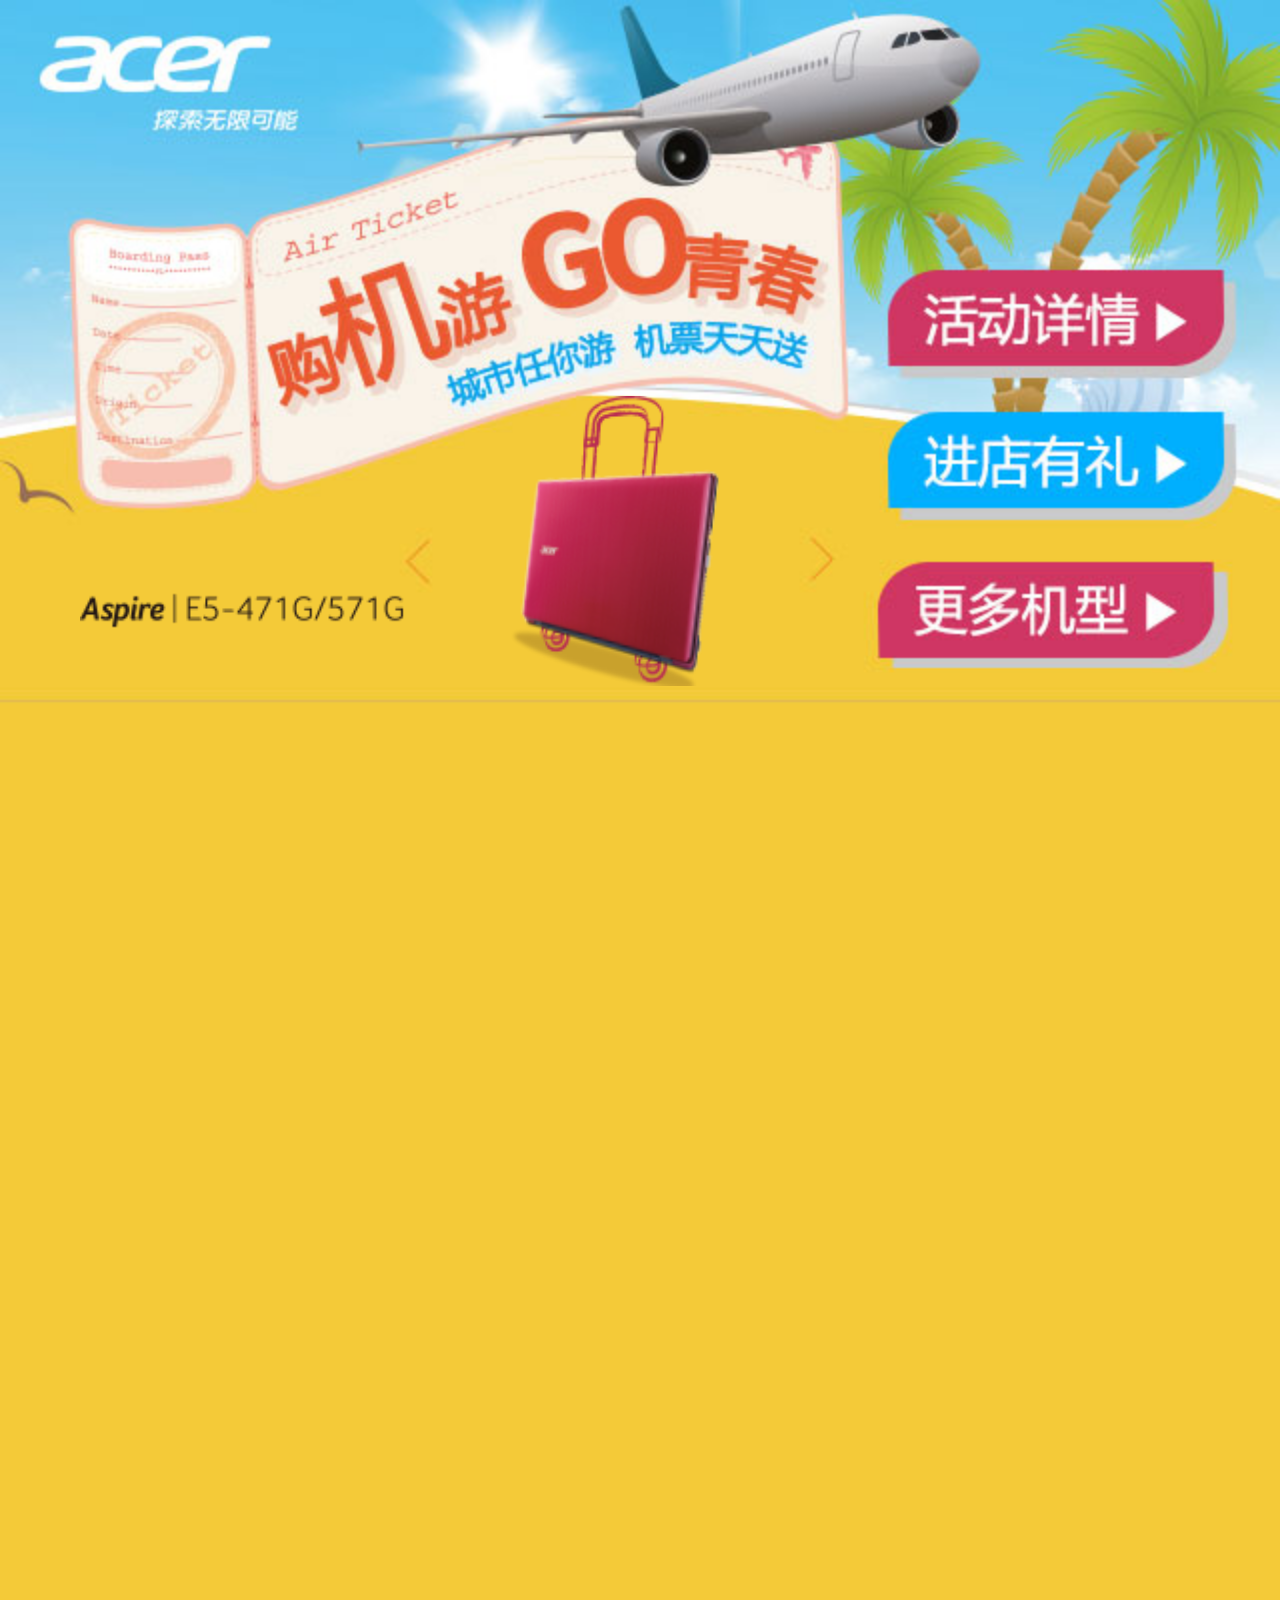
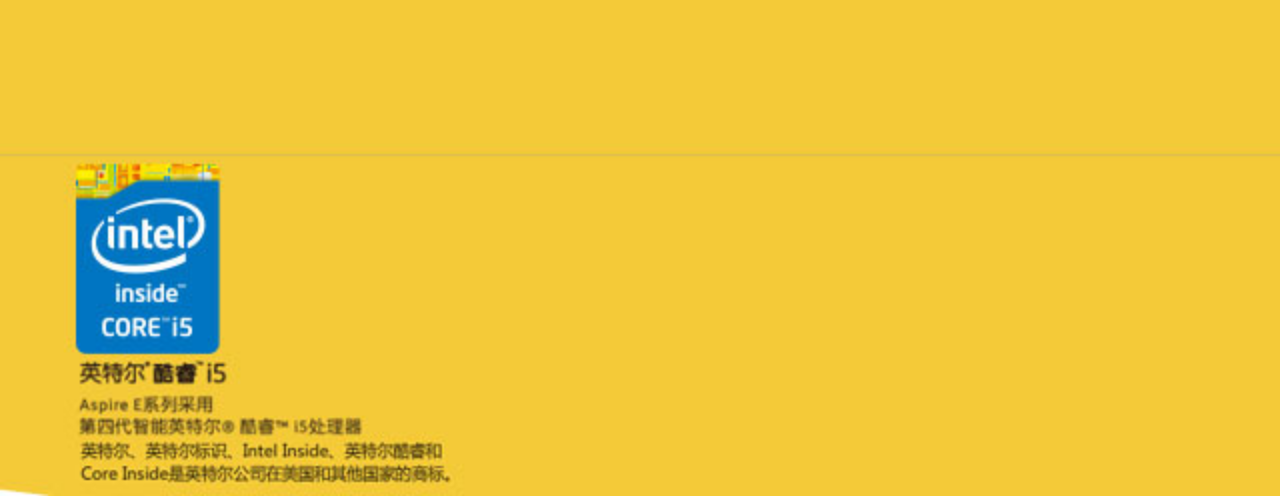
<file: mingji/index.html>
﻿<!DOCTYPE html>
<html lang="en">
<head>
	<meta charset="UTF-8">
	<meta name="viewport" content="width=device-width,maximum-scale=1.0,minimum-scale=1.0">
	<link rel="stylesheet" href="css/reset.css">
	<link rel="stylesheet" href="css/index.css">
	<script type="text/javascript" src="http://api.map.baidu.com/api?v=2.0&ak=32f17d2ee72f43e31a28fe2bfe840b96"></script>
    <script src="js/jquery-1.7.2.min.js"></script>
	<title>广告首页</title>
	<script type="text/javascript">
	var _smq = _smq || [];
	_smq.push(['_setAccount', '1662cbe', new Date()]);
	_smq.push(['_setClickTimeOut', 300]); 
	_smq.push(['pageview']);

	(function() {
	var sm = document.createElement('script'); sm.type = 'text/javascript'; sm.async = true;
	sm.src = ('https:' == document.location.protocol ? 'https://' : 'http://') + 'cdnmaster.com/sitemaster/collect.js';
	var s = document.getElementsByTagName('script')[0]; s.parentNode.insertBefore(sm, s);
	})();
	</script>
</head>
<body>
	<div class="main">
		<img src="images/first_bg.jpg" alt="">
		<div class="header">
			<a class="link1" id="link1" href="javascript:;"></a>
			<a class="link2" id="link2" href="javascript:;"></a>
			<ul id="roll" class="roll">
				<li>
					<a href="javascript:;"><img src="images/notebook.png" alt="笔记本" onclick="_smq.push(['custom', 'homepage', '04_dianjimorejixing']);"></a>
					<a href="javascript:;"><img src="images/computer.png" alt="电脑" onclick="_smq.push(['custom', 'homepage', '04_dianjimorejixing']);"></a>
					<a href="javascript:;"><img src="images/flat.png" alt="平板" onclick="_smq.push(['custom', 'homepage', '04_dianjimorejixing']);"></a>
				</li>
			</ul>
			<a class="link3" id="link3" href="act_list.html" onclick="_smq.push(['custom', 'homepage', '01_huodongxiangqing']);"></a>
			<a class="link4" id="link4" href="javascript:;" onclick="_smq.push(['custom', 'homepage', '02_jindianyouli']);"></a>
			<a class="link5" id="link5" href="javascript:;" onclick="_smq.push(['custom', 'homepage', '03_gengduojixing']);"></a>
		</div>
		<div class="content" id="allmap"></div>
		<!-- 更多机型 -->
		<div class="moretype" id="moretype">
			<img src="images/more_type.jpg" alt="">
			<a class="close" id="close" href="javascript:;"></a>
			<a class="urlgo2" href="http://touch.acer.com.cn/go" onclick="_smq.push(['custom', 'jixingjieshao', '09_jxjs-djtz']);"></a>
		</div>
		<!-- 进店有礼 -->
		<div class="shopback" id="shopback">
			<img src="images/shopback_bg.jpg" alt="">
			<a class="shopclose" id="shopclose" href="javascript:;"></a>
		</div>
	</div>
</body>
<script>
/*平板，电脑，笔记本滚动模块*/
$(document).ready(function(){
	showPosition2(116.404, 39.915);
    //getLocation();

	var lft = 0;
	$("#link2").click(function(){
		if(lft <= -680){
			return;
		}
		lft -= 340;
		move();
	});

	$("#link1").click(function(){
		if(lft < 0){
			lft += 340;
			move();
		}else{
			return
		}
	});

	function move(){
		$("#roll li").animate({
			left: lft + "px"
		},2000);
	}

	$("#link5").click(function(){
		$("#moretype").show();
	});

	$("#close").click(function(){
		$("#moretype").hide();
	});

	$("#link4").click(function(){
		$("#shopback").show();
	});

	$("#shopclose").click(function(){
		$("#shopback").hide();
	});

	$("#roll li a").click(function(){
		$("#moretype").show();
	});

});


/*地图模块*/
var lon,lat;        
var map = null;
/*地理定位*/
function getLocation(){
    if (navigator.geolocation){
        navigator.geolocation.getCurrentPosition(showPosition,showError);
    }else{
       alert("该浏览器不支持地理定位!");
    }
}
            
/*电脑端测试函数*/
function showPosition2(posX, posY){
    map = new BMap.Map("allmap");            // 创建Map实例

    var point = new BMap.Point(posX, posY);    // 创建点坐标
    map.centerAndZoom(point,15);                     // 初始化地图,设置中心点坐标和地图级别。
    map.enableScrollWheelZoom(); 
    GetNearDealers(posX, posY);
    var mkr = new BMap.Marker(posX,posY);
    map.addOverlay(mkr);
}

function showPosition(position){
    map = new BMap.Map("allmap");            // 创建Map实例
    lon = position.coords.longitude;         //获取经度
    lat = position.coords.latitude;          //获取纬度
    var point = new BMap.Point(lon, lat);    // 创建点坐标

    map.centerAndZoom(point,15);                     // 初始化地图,设置中心点坐标和地图级别。
    map.enableScrollWheelZoom();                  //启用滚轮放大缩小，默认禁用
    GetNearDealers(lon,lat);
    var mkr = newBMap.Marker(newBMap.Point(lon,lat));
    map.addOverlay(mkr);
}

function showError(error){
    switch(error.code){
        case error.PERMISSION_DENIED:
          alert("用户拒绝对地理位置要求!");
          break;
        case error.POSITION_UNAVAILABLE:
          alert("位置信息是不可用!");
          break;
        case error.TIMEOUT:
          alert("获取用户位置请求超时!");
          break;
        case error.UNKNOWN_ERROR:
          alert("发生了一个不明错误!");
          break;
    }
}
function GetNearDealers(lon,lat){
    var url='http://ama.adwo.com/advmessage/dealer/getDealerJsonP.action?advid=30057&lng=' + lon + '&lat=' + lat + '&radius=2000';
    $.ajax({
        url: url,
        cache: false,
        dataType : 'jsonp',
        jsonpCallback: "eventcallback",
        data: {
          lng : lon,
          lat : lat,
          radius : 3500
        },
        success: setDealers
    });
}
function setDealers(j){
    var marker,point;
    if(j[0].length==0){
        alert("您附近近距离可能没有店！");
        return;
    }
    for (var i = 0; i < j[0].length; i ++) {
        point = new BMap.Point(j[0][i].longitude, j[0][i].latitude);
        var icon = new BMap.Icon('images/map_pot.png', new BMap.Size(32, 40), {
		anchor: new BMap.Size(10, 30)
		});
        marker = new BMap.Marker(point,{
        	icon: icon
        });
        map.addOverlay(marker);
        marker.ind = i;
        marker.addEventListener("click", function(){ 
        var content ="<div style='font-size:12px;width: 300px;margin-top:10px;'>" + "<h4 style='margin:0 0 5px 0;padding:0.2em 0;'>"+j[0][this.ind].dealerName+"</h4>" /*+ "<img style='float:right;margin:4px;width:139px;height:104px;' id='img' src='' title="+j[0][this.ind].dealerName+">" + "<p style='margin:0;line-height:1.5;font-size:8px;text-indent:2em;-webkit-text-size-adjust:none;'>电话<a style='color:#000;' href='tel:"+j[0][this.ind].dealerTel+"'>："+j[0][this.ind].dealerTel+"</a></p>*/+"<p style='margin:0;line-height:1.5;font-size:8px;text-indent:2em;-webkit-text-size-adjust:none;'>地址："+j[0][this.ind].dealerAddress+"</p>" + "</div>";
        var infoWindow = new BMap.InfoWindow(content,{enableMessage:false});         
        this.openInfoWindow(infoWindow);
        });
    }
}
</script>
<script src="js/common.js"></script>
</html>
</file>
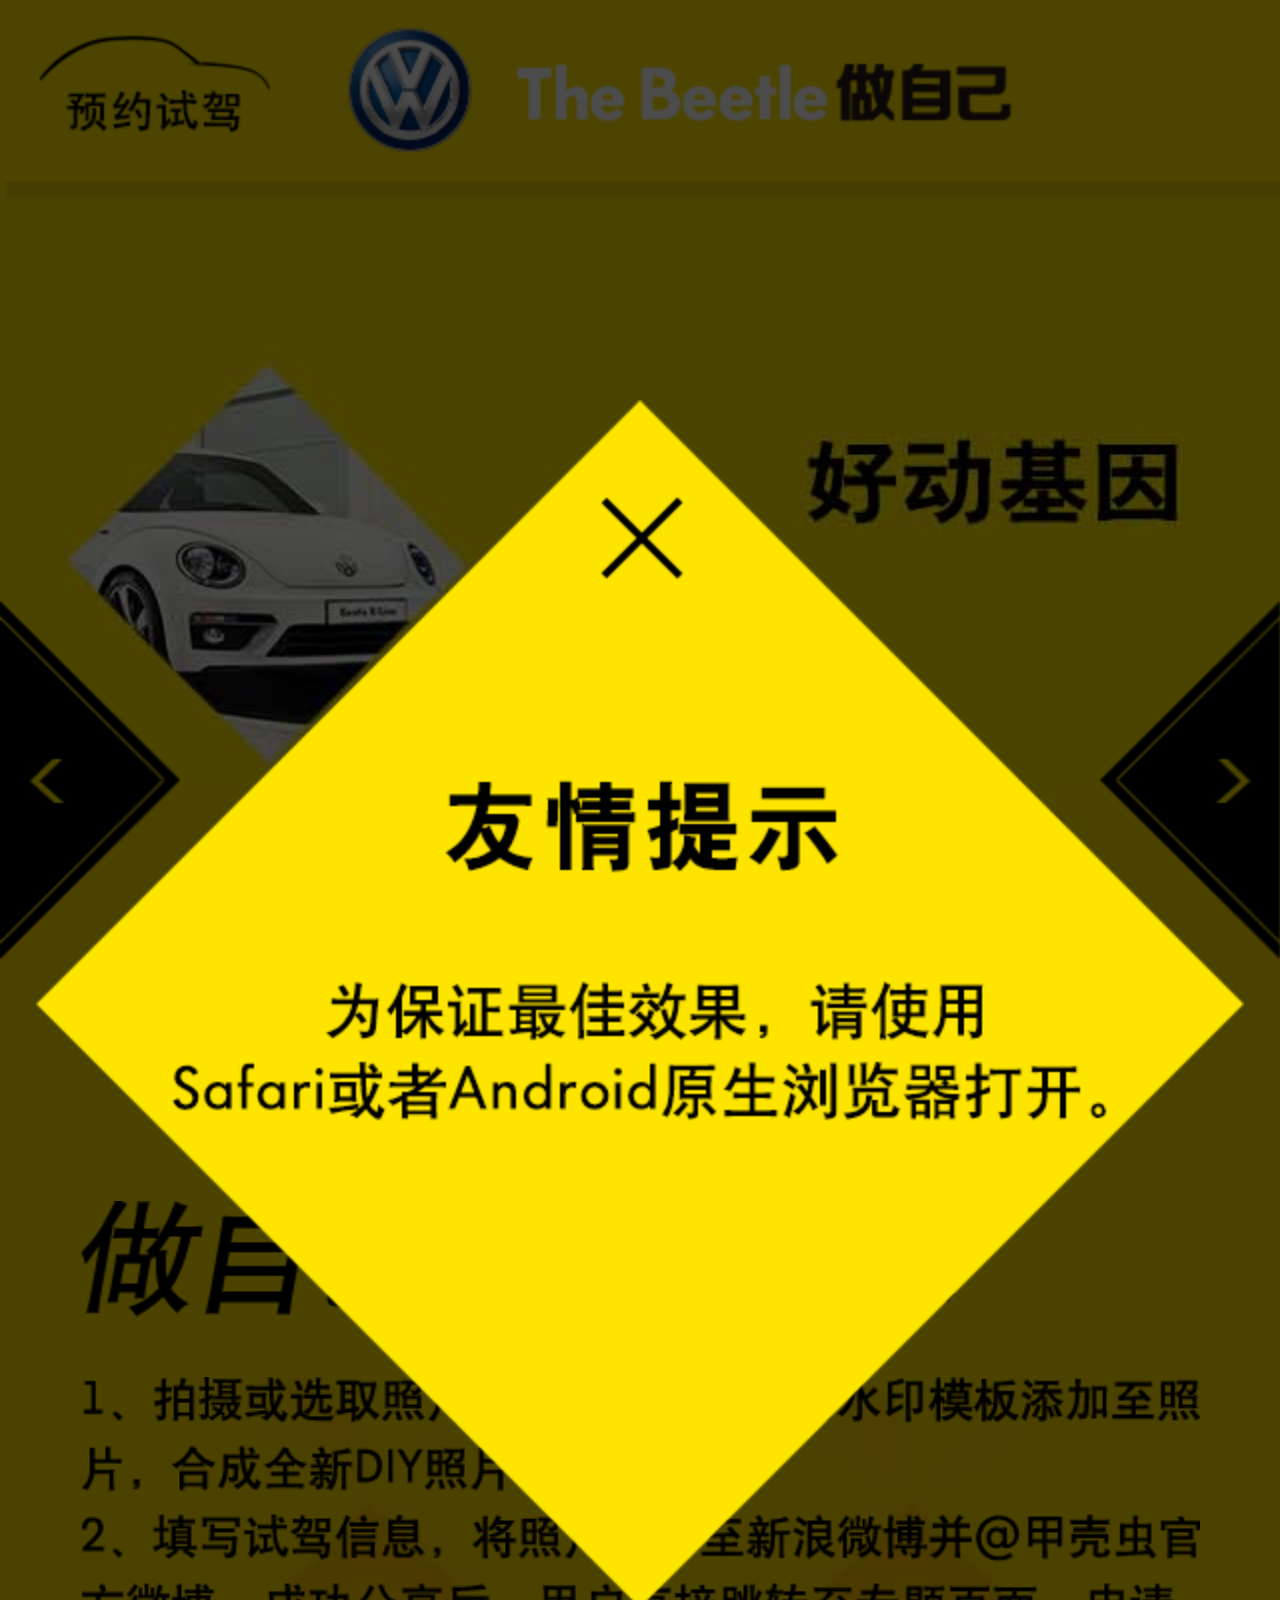
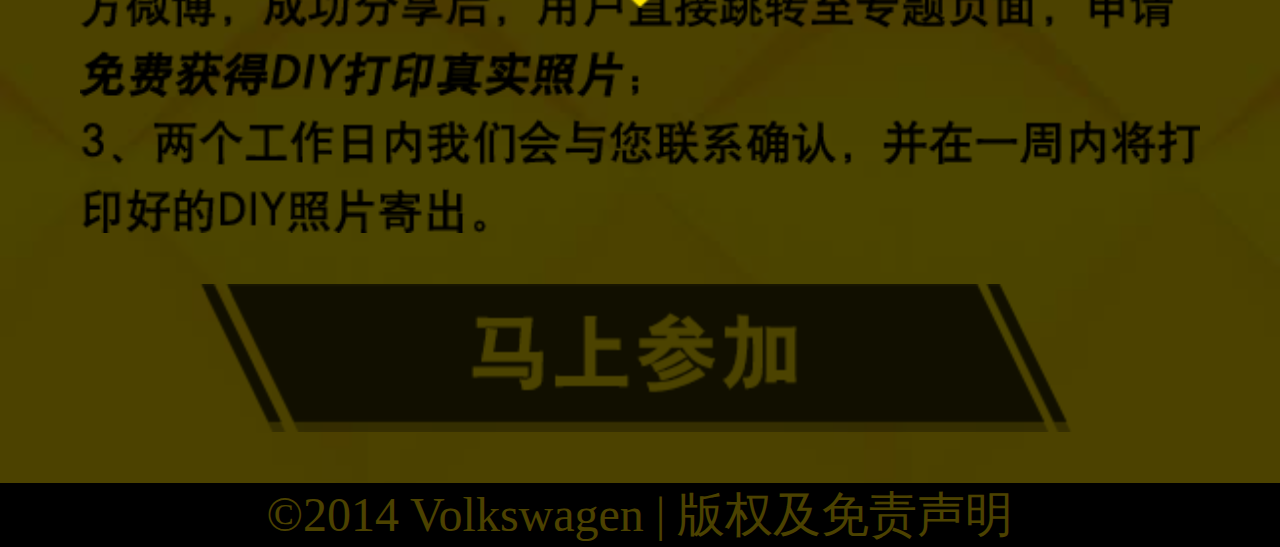
<file: mobileClientcars/index.html>
﻿<!DOCTYPE html>
<html lang="en">
<head>
	<meta charset="UTF-8">
	<meta content="width=device-width, initial-scale=1.0, maximum-scale=1.0, user-scalable=0" name="viewport">
	<title>甲壳虫首页</title>
	<link rel="stylesheet" href="css/index.css">
	<script type="text/javascript" src="js/iScroll v4.2.5.js"></script>
	<script type="text/javascript" src="js/jquery-1.8.1.min.js"></script>
    <script type="text/javascript" src="js/trackEvent.js"></script>
</head>
<body onload="resetPage()">
<div class="frame">
	<div class="header">
		<img src="images/header.png" alt="">
        <a href="###" class="sub"></a>
		<!--<a href="###" id="weibo" style="position: absolute;top:15px;right:0;z-index:2;font-size:10px;">新浪微博登录</a>-->
	</div>
	<div class="content">
		<div id="roll">
			<ul id="scroller">
                <li><img src="images/show_3.jpg" alt="###"></li>
                <li><img src="images/show_1.jpg" alt="###"></li>
                <li><img src="images/show_2.jpg" alt="###"></li>
                <li><img src="images/show_3.jpg" alt="###"></li>
                <li><img src="images/show_1.jpg" alt="###"></li>
            </ul>
		</div>
		<div class="change">
			<p>◇◆◆</p>
			<p>◆◇◆</p>
			<p>◆◆◇</p>
		</div>
		<img src="images/left.png" class="left" alt="">
        <img src="images/right.png" alt="" class="right">
		<img src="images/show.png" alt="" class="show">
		<div class="text">
			<img src="images/content_text.png" alt="">
			<a href="change2.html" onclick="track(20,10486);"></a>
		</div>
	</div>
	<div class="footer">
		©2014 Volkswagen | 版权及免责声明
	</div>
	
    <a href="###" class="close"></a>
    <div class="share3" onclick="close2();">
        <a href="###" class="close2"></a>
    </div>
    <div class="share"></div>
	<div class="bj" onclick="close2();"></div>
</div>
</body>
<script>
$('.close').click(function(){
    window.location.href = "change2.html";
    track(20,10499);
});
$('.share').click(function(){
    $('.share').hide();
    $(".bj").hide();
    $('.close').hide();
    window.location.href = "index.html";
});
function close2(){
    $('.share3').hide();
    $(".bj").hide();
    $('.share').hide();
    $('.close').hide();
}
/*屏幕自适应*/
var deviceWidth = 0;
var deviceHeight = 0;
function resetPage() {
    deviceWidth = document.documentElement.clientWidth;
    deviceHeight = document.documentElement.clientHeight;
    var scale = deviceWidth / 320;
    document.body.style.zoom = scale;
    $('.share').css({'top':'100px','left':'9px'});
    $('.share3').css({'top':'100px','left':'9px'});
}
window.onresize = function () {
    resetPage();
}

/*轮播图*/
var myscroll = new iScroll("roll", {
    hScrollbar: false, vScrollbar: false, snap: true,momentum:false, onScrollEnd: function () {
        num = this.currPageX;
        console.log(num);
        if(num == 4){
            myscroll.scrollToPage(1,0,0);
        }
        if(num == 0){
            myscroll.scrollToPage(3,0,0);
        }
        $('.change p').css('display','none');
        $('.change p').eq(num-1).css('display','block');
    }
});
myscroll.scrollToPage(1,0,0);
setInterval(function(){
    num ++;
    myscroll.scrollToPage(num,0,500);
},4000);
/*左右点击*/
$('.left').click('on',function(){
	num --;
	myscroll.scrollToPage(num,0,500);
});
$('.right').click('on',function(){
	num ++;
	myscroll.scrollToPage(num,0,500);
});
/*点击预约试驾*/
$('.sub').click(function(){
    window.location.href = "order.html?source=1";
    track(20,10484);
});
/*微博登陆*/
$('#weibo').click(function(){
	setTimeout(function(){
		window.location.href = "http://newcms.mobile1.com.cn/ncallback/sinacallback?tag=login&ad=jkc&k=jkc_root_sina&callback=" + encodeURIComponent("?uid=%s&name=%s&head=%s");
	}, 500);
});
function QueryString(){
    var name,value,i;
    var str=location.href;
    var num=str.indexOf("?");
    str=str.substr(num+1);
    var arrtmp=str.split("&");
    for(i=0;i < arrtmp.length;i++){
        num=arrtmp[i].indexOf("=");
        if(num>0){
            name=arrtmp[i].substring(0,num);
            value=arrtmp[i].substr(num+1);
            this[name]=value;
        }
    }
}
var Request = new QueryString();
var u = Request['u'];
if (u) {
    $(".bj").show();
    $(".share").show();
    $('.share3').hide();
    $('.close').show();
}
/*尾部声明点击*/
$('.footer').click(function(){
    window.location.href = "text.html";
    track(20,10487);
});
track(20,10483);
</script>
</html>
</file>
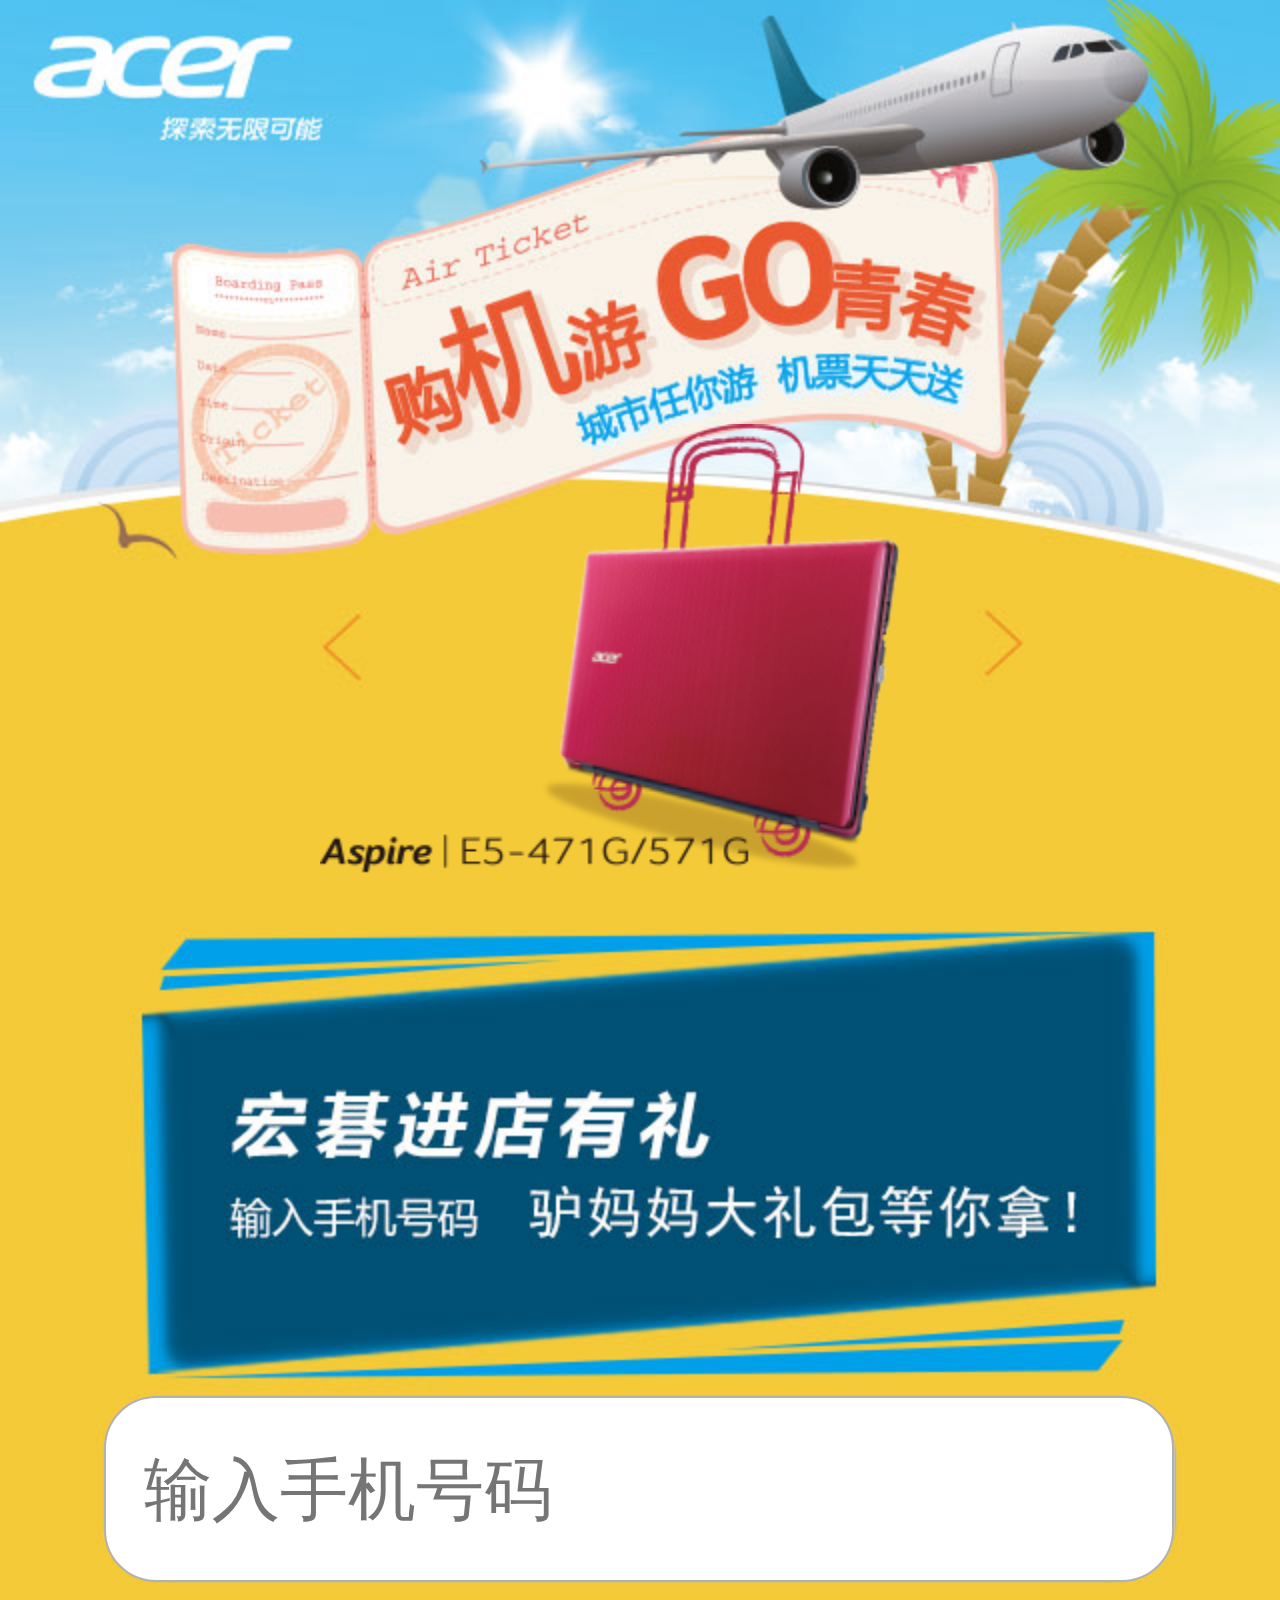
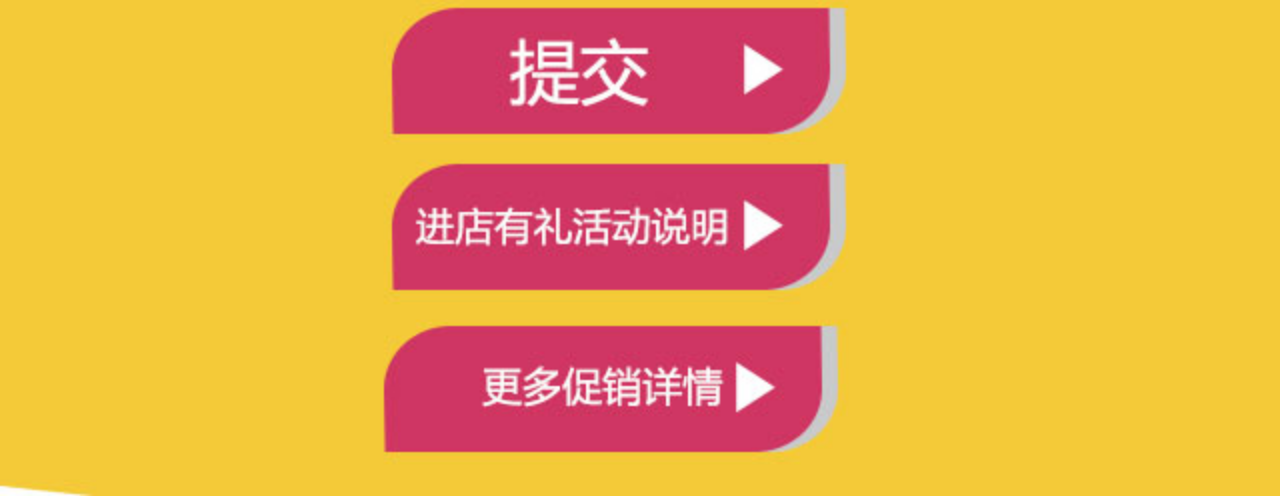
<file: mingji/store/index.html>
<!DOCTYPE html>
<html lang="en">
<head>
	<meta charset="UTF-8">
	<meta name="viewport" content="width=device-width,minimum-scale=1.0,maximum-scale=1.0">
	<link rel="stylesheet" href="css/reset.css">
	<link rel="stylesheet" href="css/index.css">
	<script src="js/common.js"></script>
	<script src="js/jquery-1.7.2.min.js"></script>
	<title>进店有礼页</title>
</head>
<body>
	<div class="main" id="main">
		<img src="images/shopaward_bg.jpg" alt="">
		<a class="sleft" id="sleft" href="javascript:;"></a>
		<a class="sright" id="sright" href="javascript:;"></a>
		<ul class="scroll" id="scroll">
			<li>
				<img src="images/notebook_shop.png" alt="笔记本">
				<img src="images/computer_shop.png" alt="电脑">
				<img src="images/flat_shop.png" alt="平板">
			</li>
		</ul>
		<input class="submit_tel" id="submit_tel" type="submit_tel" value="" required="required" Pattern="/^(13[0-9]|14[0-9]|15[0-9]|18[0-9])\d{8}$/" placeholder="输入手机号码" >
		<a class="submit" id="submit" href="javascript:;"></a>
		<a class="into_shop" id="into_shop" href="javascript:;"></a>
		<a class="more_list" id="more_list" href="../index.html"></a>
		<!-- 进店有礼 -->
		<div class="shopback" id="shopback">
			<img src="images/shopback_bg.jpg" alt="">
			<a class="shopclose" id="shopclose" href="javascript:;"></a>
		</div>
		<!-- 中奖模块 -->
		<div class="win" id="win">
			<img src="images/win_bg.jpg" alt="">
			<div class="awardinfo">
				<em id="awardcode"></em>
				<a class="win_a_url" href="http://www.lvmama.com/cards"></a>
			</div>
		</div>
		<!-- 未中奖模块 -->
		<div class="nowin" id="nowin">
			<img src="images/nowin.jpg" alt="">
		</div>
	</div>
</body>
<script src="js/common.js"></script>
<script>
$(document).ready(function(){

	var lft = 0;
	$("#sright").click(function(){
		if(lft <= -580){
			return;
		}
		lft -= 290;
		move();
	});

	$("#sleft").click(function(){
		if(lft < 0){
			lft += 290;
			move();
		}else{
			return
		}
	});

	function move(){
		$("#scroll li").animate({
			left: lft + "px"
		},2000);
	}

	$("#submit").on("click",function(){
		if (!matchMobile(dat)) {
		    alert('请输入正确的手机号');
		    return;
		}else{
			request(dat);
		}
	});
	var dat = null;

	function matchMobile(){
		dat = $("#submit_tel").val();
		var valnew = trim(dat);
		if(valnew.match(/^(13[0-9]|14[0-9]|15[0-9]|18[0-9])\d{8}$/)){
			return true;
		}else{
			return false;
		}
	}

	function request(dat){
		$.ajax({
			url: "http://ama.adwo.com/advmessage/adv/addResultJsonP.action?advid=30057&mobile="+dat,
			cache: false,
			dataType: "jsonp",
			jsonpCallback: "eventcallback",
			data: dat,
			success: award
		});
	}

	function award(data){
		if(data[0].success == 1){
			$.ajax({
				url: "http://ama.adwo.com/advmessage/djadvtrophy/awardJsonP.action?advid=30057&userinfo="+dat+"&resultid="+data[0].id,
				cache: false,
				dataType: "jsonp",
				jsonpCallback: "eventcallback",
				success: function(da){
					if((da[0].award == 1) && !!(da[0].prize)){
						$("#awardcode").html(da[0].code);
						$("#win").show();
					}else if((da[0].award == 0) && !!(da[0].prize)){
						$("#awardcode").html(da[0].code);
						$("#win").show();
					}else{
						$("#nowin").show();
					}
				}
			});
		}
	}

	$("#main").on("click",function(){
		$("#nowin").hide();
		$("#win").hide();
	});

	//删除左右两端的空格
	function trim(str){
		return str.replace(/(^\s*)|(\s*$)/g, "");
	}

	$("#into_shop").click(function(){
		$("#shopback").show();
	});

	$("#shopclose").click(function(){
		$("#shopback").hide();
	});
});
</script>
</html>
</file>
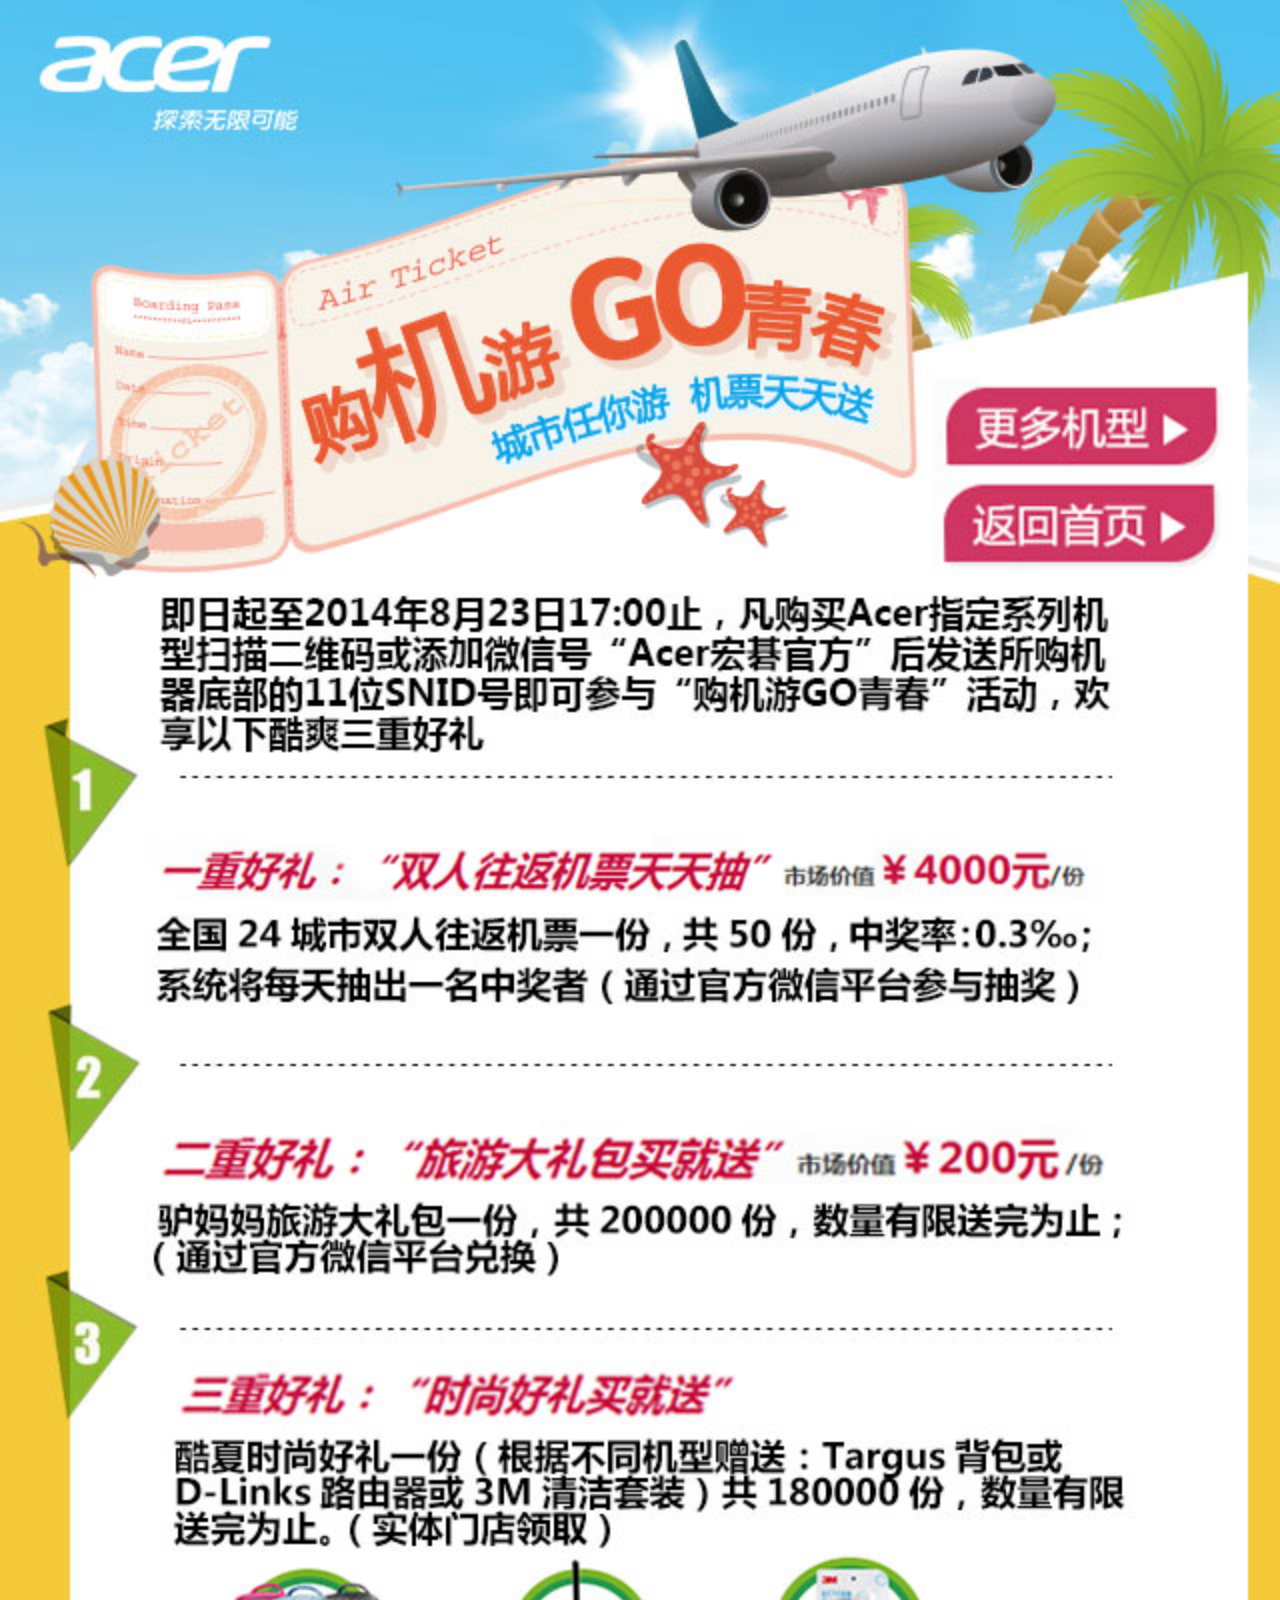
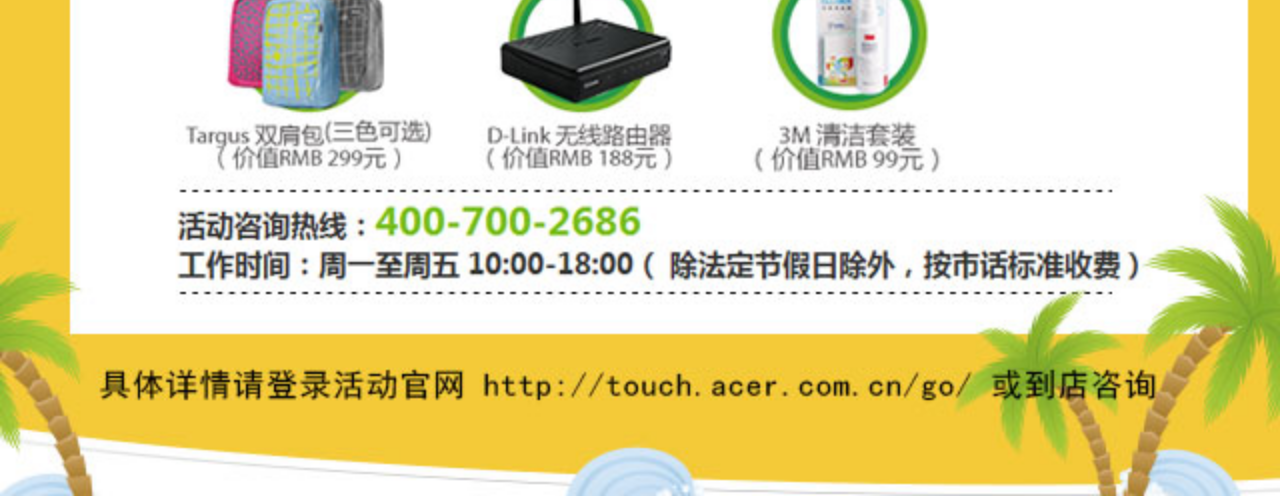
<file: mingji/act_list.html>
<!DOCTYPE html>
<html lang="en">
<head>
	<meta charset="UTF-8">
	<meta name="viewport" content="width=device-width,minimum-scale=1.0,maximum-scale=1.0">
	<title>活动详情页</title>
	<link rel="stylesheet" href="css/reset.css">
	<link rel="stylesheet" href="css/index.css">
	<script src="js/jquery-1.7.2.min.js"></script>
	<script type="text/javascript">
	var _smq = _smq || [];
	_smq.push(['_setAccount', '1662cbe', new Date()]);
	_smq.push(['_setClickTimeOut', 300]); 
	_smq.push(['pageview']);

	(function() {
	var sm = document.createElement('script'); sm.type = 'text/javascript'; sm.async = true;
	sm.src = ('https:' == document.location.protocol ? 'https://' : 'http://') + 'cdnmaster.com/sitemaster/collect.js';
	var s = document.getElementsByTagName('script')[0]; s.parentNode.insertBefore(sm, s);
	})();
	</script>
</head>
<body>
	<div class="main">
		<img src="images/act_list_bg.jpg" alt="">
		<a class="actlist1" id="actlist1" href="javascript:;" onclick="_smq.push(['custom', 'huodongxiangqing', '05_hdxq-gengduojixing']);"></a>
		<a class="actlist2" id="actlist2" href="index.html" onclick="_smq.push(['custom', 'huodongxiangqing', '06_hdxq-fanhuishouye']);"></a>
		<a class="acttel" href="tel:4007002686" onclick="_smq.push(['custom', 'huodongxiangqing', '07_hdxq-bddh']);"></a>
		<a class="urlgo" href="http://touch.acer.com.cn/go" onclick="_smq.push(['custom', 'huodongxiangqing', '08_hdxq-djtz']);"></a> 
		<div class="moretype" id="moretype">
			<img src="images/more_type.jpg" alt="">
			<a class="close" id="close" href="javascript:;"></a>
			<a class="urlgo2" href="http://touch.acer.com.cn/go" onclick="_smq.push(['custom', 'jixingjieshao', '09_jxjs-djtz']);"></a>
		</div>
	</div>
</body>
<script src="js/common.js"></script>
<script>
	$(document).ready(function(){
		$("#actlist1").click(function(){
			$("#moretype").show();
		});

		$("#close").click(function(){
			$("#moretype").hide();
		});
	});
</script>
</html>
</file>
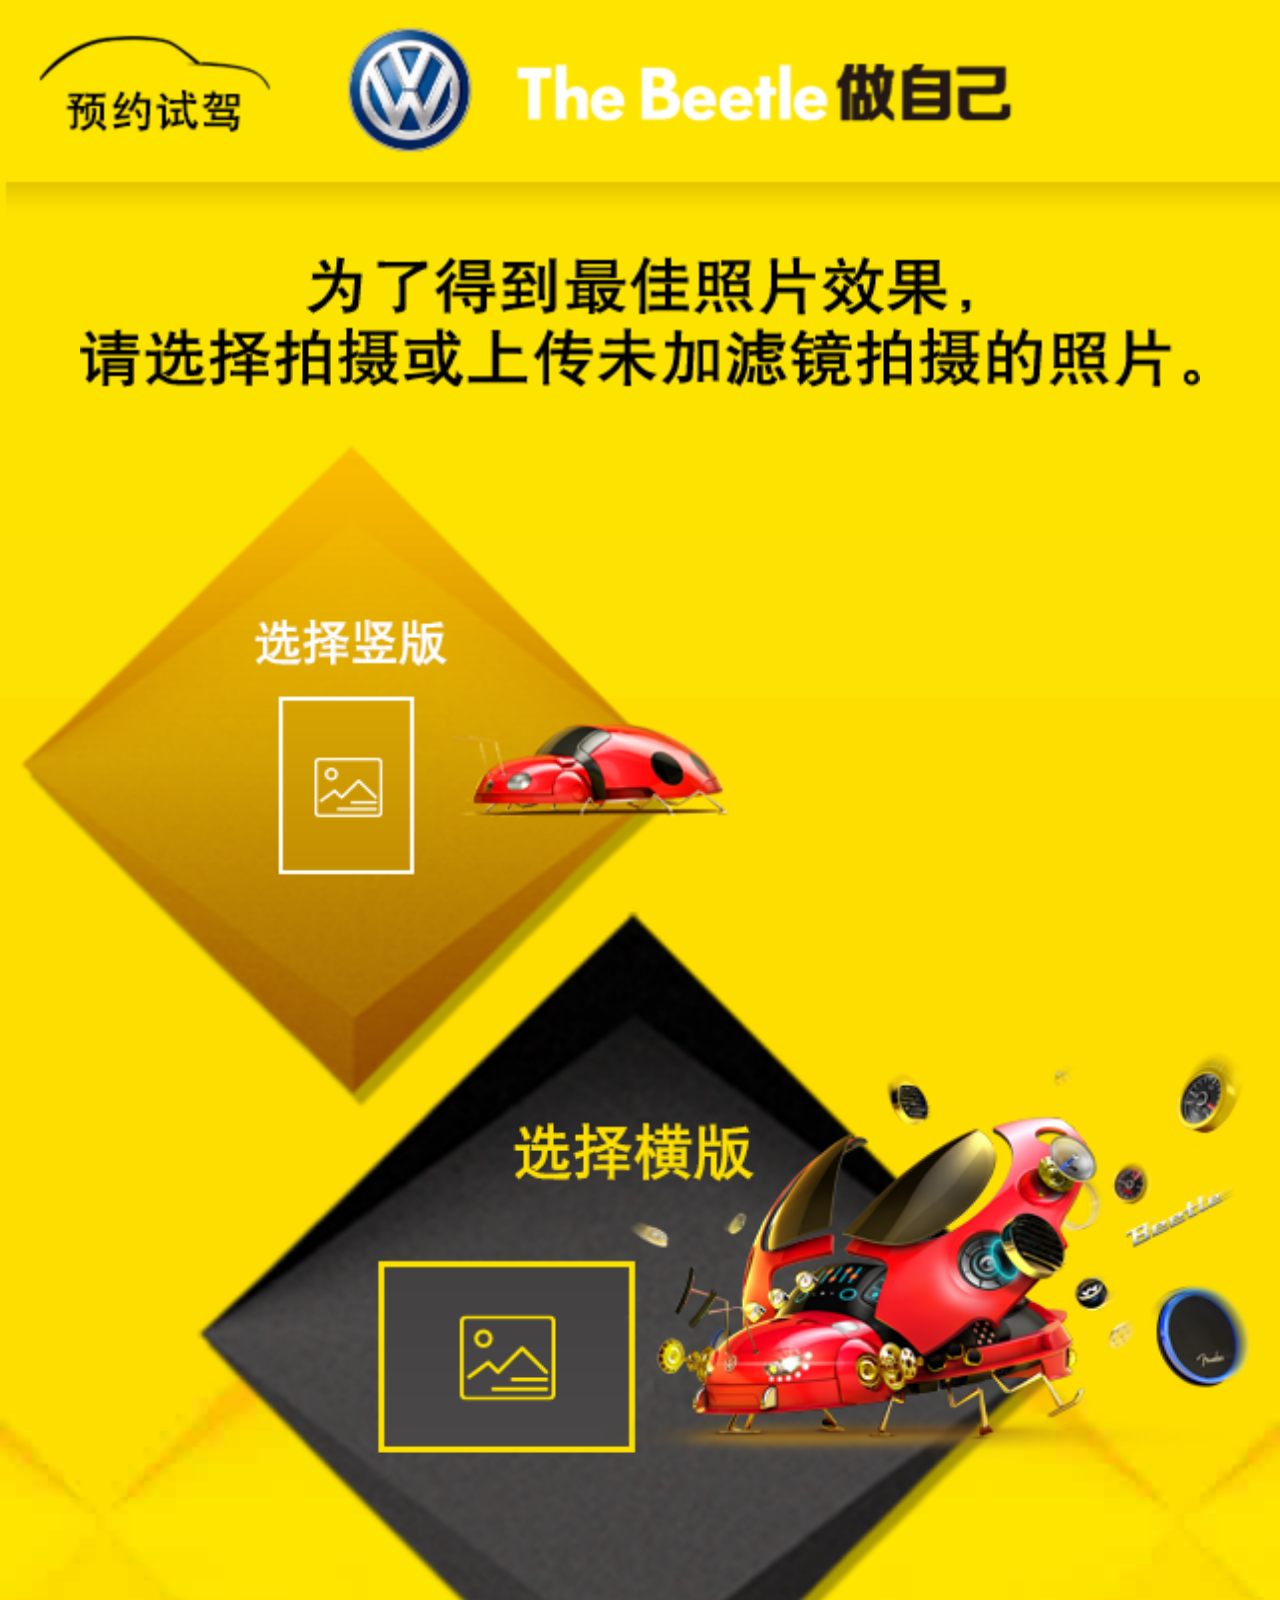
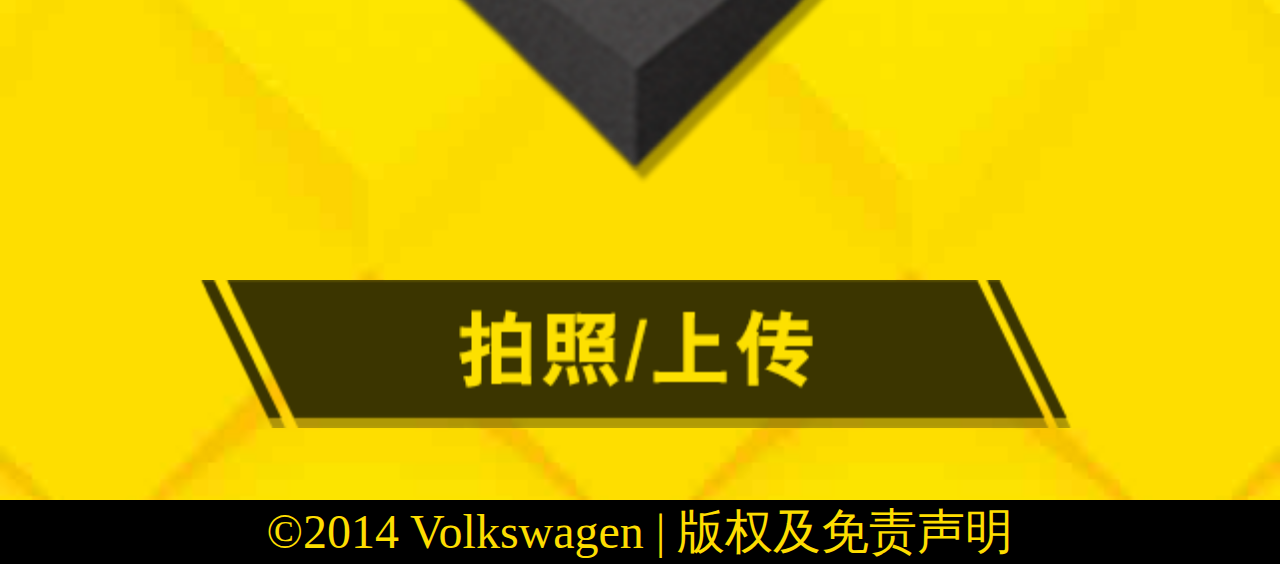
<file: mobileClientcars/change.html>
﻿<!DOCTYPE html>
<html lang="en">
<head>
	<meta charset="UTF-8">
	<title>拍照选择</title>
	<meta content="width=device-width, initial-scale=1.0, maximum-scale=1.0, user-scalable=0" name="viewport">
	<link rel="stylesheet" href="css/change.css">
    <script src="js/jquery-1.7.2.min.js"></script>
    <script src="js/trackEvent.js"></script>
    <script src="js/common.js"></script>
    <script src="js/megapix-image.js"></script>
    <script src="js/upload.js"></script>
</head>
<body onload="resetPage()">
<div class="frame">
	<div class="header">
		<img src="images/header.png" alt="">
        <a href="###" class="sub"></a>
        <a href="###" class="goback"></a>
	</div>
	<div class="content">
		<div class="content_1">
			<p class="p"><img src="images/header_text.png" alt="" id="p_img"></p>
			<img src="images/change1.png" alt="" class="h">
			<img src="images/change2.png" alt="" class="s" style="display:block;">
			<a href="###" class="heng"></a>
			<a href="###" class="shu"></a>
            <a id="button_1" href="javascript:;"></a>
		</div>
		<div class="content_2">
            <img src="images/rotate.png" alt="" class="rotate" onclick="track(20,10494);">
            <div id="h_small" class="rahmen_2">
                <div></div>
            </div>
            <div id="s_small" class="rahmen_3">
                <div></div>
            </div>
			<div class="demo_2">
                <img src="images/demo1.jpg" alt="" class="focusimg">
				<img src="images/demo2.jpg" alt="">
				<img src="images/demo3.jpg" alt="">
			</div>
			<div class="button_2">
                <a href="change2.html" class="again_2" onclick="track(20,10492);"></a>
                <a href="javascript: createCard();" class="submit_2" onclick="track(20,10493);"></a>
            </div>
		</div>
	</div>
</div>
    <div id="h_big" style="display:none"></div>
    <div id="s_big" style="display:none"></div>
    <div class="bj"></div>
    <img src="images/share4.png" alt="" class="share3">
    <img src="images/share5.png" alt="" class="share5">
    <a href="###" class="guanbi"></a>
    <div class="footer">
		©2014 Volkswagen | 版权及免责声明
	</div>
    <script>
        function QueryString() {
            var name, value, i;
            var str = location.href;
            var num = str.indexOf("?");
            str = str.substr(num + 1);
            var arrtmp = str.split("&");
            for (i = 0; i < arrtmp.length; i++) {
                num = arrtmp[i].indexOf("=");
                if (num > 0) {
                    name = arrtmp[i].substring(0, num);
                    value = arrtmp[i].substr(num + 1);
                    this[name] = value;
                }
            }
        }
        var Request = new QueryString();
        var h = Request['heng'];
        if (h == 1) {
            $('.h').css('display', 'none');
            $('.s').css('display', 'block');
            $('.shu').css({ 'top': '290px', 'left': '130px' });
            $('.heng').css({ 'top': '140px', 'left': '40px' });
            orient = 0;
        } else {
            $('.s').css('display', 'none');
            $('.h').css('display', 'block');
            $('.shu').css({ 'top': '260px', 'left': '86px' });
            $('.heng').css({ 'top': '130px', 'left': '0px' });
            orient = 1;
        }
        var deviceWidth = 0;
        var deviceHeight = 0;
        function resetPage() {
            deviceWidth = document.documentElement.clientWidth;
            deviceHeight = document.documentElement.clientHeight;
            var scale = deviceWidth / 320;
            document.body.style.zoom = scale;
            $('.share3').css({'top':'100px','left':'9px'});
            $('.share5').css({'top':'100px','left':'9px'});
        }
        window.onresize = function () {
            resetPage();
        }
        /*选择切换*/
        $('.heng').click('on', function () {
            $('.h').css('display', 'none');
            $('.s').css('display', 'block');
            $('.shu').css({ 'top': '290px', 'left': '130px' });
            $('.heng').css({ 'top': '140px', 'left': '40px' });
            orient = 0;
        });
        $('.shu').click('on', function () {
            $('.s').css('display', 'none');
            $('.h').css('display', 'block');
            $('.shu').css({ 'top': '260px', 'left': '86px' });
            $('.heng').css({ 'top': '130px', 'left': '0px' });
            orient = 1;
        });
        $(".demo_2 img").each(function (index) {
            $(this).bind("click", function () {
                f(index);
                type = index;
                newAdwoPS.setCover();
            })
        })
        function f(i) {
            $(".demo_2 img").each(function (index) {
                (index == i) ? $(this).addClass("focusimg") : $(this).removeClass("focusimg");
            })
        }
        /*点击预约试驾*/
        $('.sub').click(function () {
            window.location.href = "order.html?source=1";
            track(20,10484);
        });
        $('.goback').click(function () {
            window.location.href = "index.html";
            track(20,10485);
        });
        $('.bj').click(function(){
            $('.bj').hide();
            $('.share3').hide();
            window.location.href = "order.html";
        });
        $('.share3').click(function(){
            $('.bj').hide();
            $('.share3').hide();
            window.location.href = "order.html";
        });
        /*尾部声明点击*/
$('.footer').click(function(){
    window.location.href = "text.html";
});
    </script>
</body>
</html>
</file>
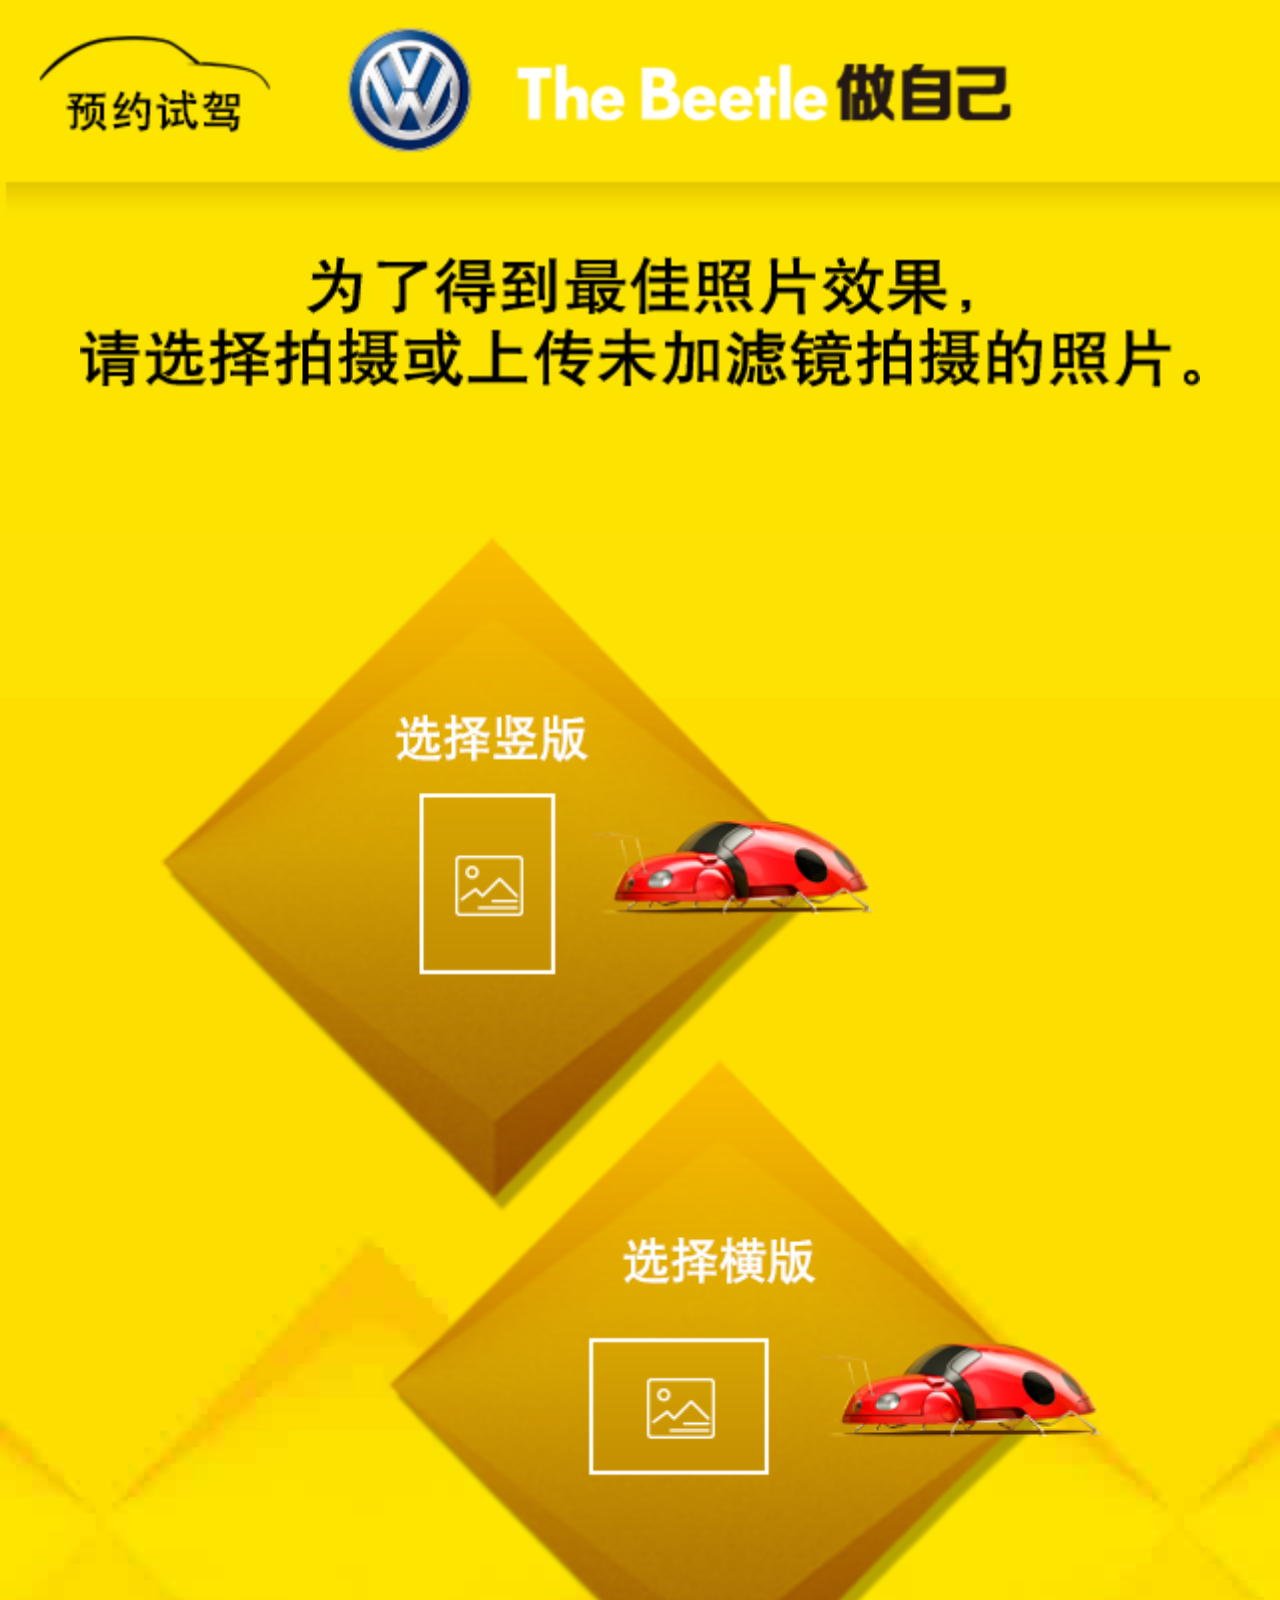
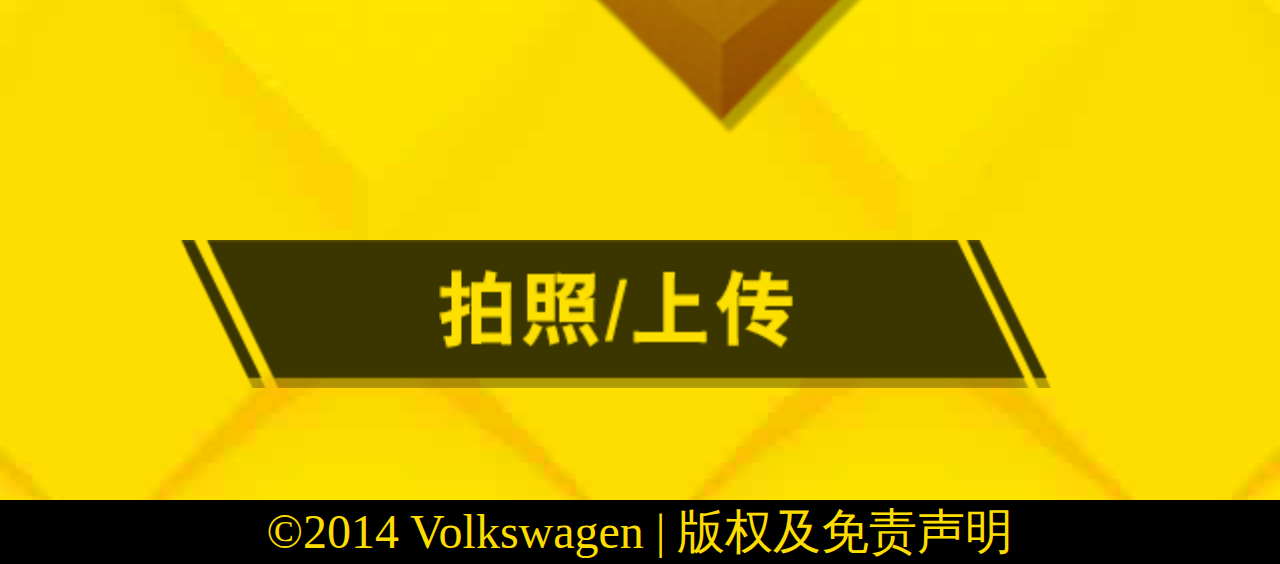
<file: mobileClientcars/change2.html>
﻿<!DOCTYPE html>
<html lang="en">
<head>
    <meta charset="UTF-8">
    <title>拍照选择</title>
    <meta content="width=device-width, initial-scale=1.0, maximum-scale=1.0, user-scalable=0" name="viewport">
    <link rel="stylesheet" href="css/change.css">
    <script src="js/jquery-1.7.2.min.js"></script>
    <script src="js/trackEvent.js"></script>
    <script src="js/common.js"></script>
    <script src="js/megapix-image.js"></script>
    <script src="js/upload.js"></script>
</head>
<body onload="resetPage()">
<div class="frame">
    <div class="header">
        <img src="images/header.png" alt="">
        <a href="###" class="sub"></a>
        <a href="###" class="goback"></a>
    </div>
    <div class="content">
        <div class="content_1">
            <p class="p"><img src="images/header_text.png" alt="" id="p_img"></p>
            <img src="images/change0.png" alt=""  id="xuanze" style="display:block;">
            <a href="###" class="_heng"></a>
            <a href="###" class="_shu"></a>
        </div>
        <a id="button_2"></a>
    </div>
</div>
    <div class="footer">
        ©2014 Volkswagen | 版权及免责声明
    </div>
    <script>
        function resetPage() {
            var deviceWidth = document.documentElement.clientWidth,
            scale = deviceWidth / 320;
            document.body.style.zoom = scale;
        }
        window.onresize = function () {
            resetPage();
        }


        $('._heng').click(function(){
            window.location.href = "change.html?heng=0";
            track(20,10490);
        });
        $('._shu').click(function(){
            window.location.href = "change.html?heng=1";
            track(20,10491);
        });
        $('.sub').click(function(){
    window.location.href = "order.html?source=1";
    track(20,10484);
        });
        $('.goback').click(function(){
    window.location.href = "index.html";
    track(20,10485);
});
        /*尾部声明点击*/
$('.footer').click(function(){
    window.location.href = "text.html";
});
track(20,10488);
    </script>
</body>
</html>
</file>
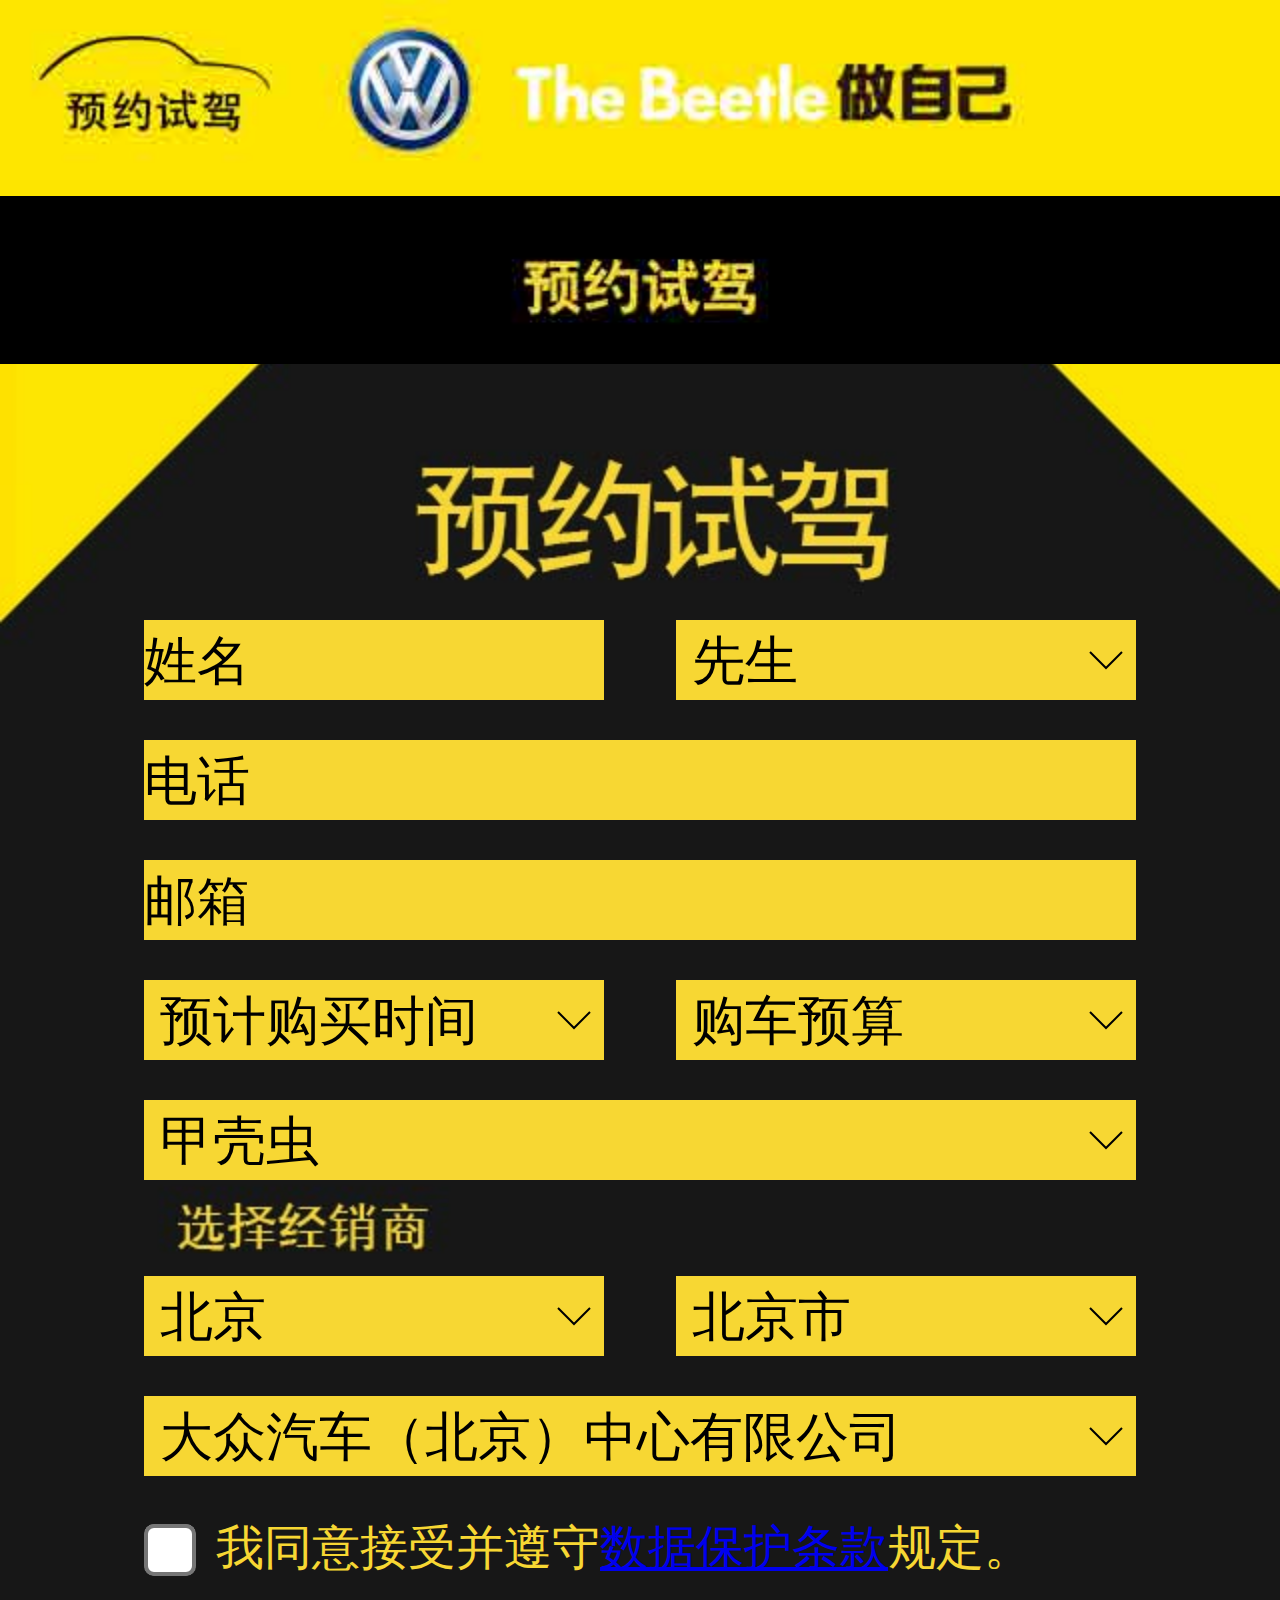
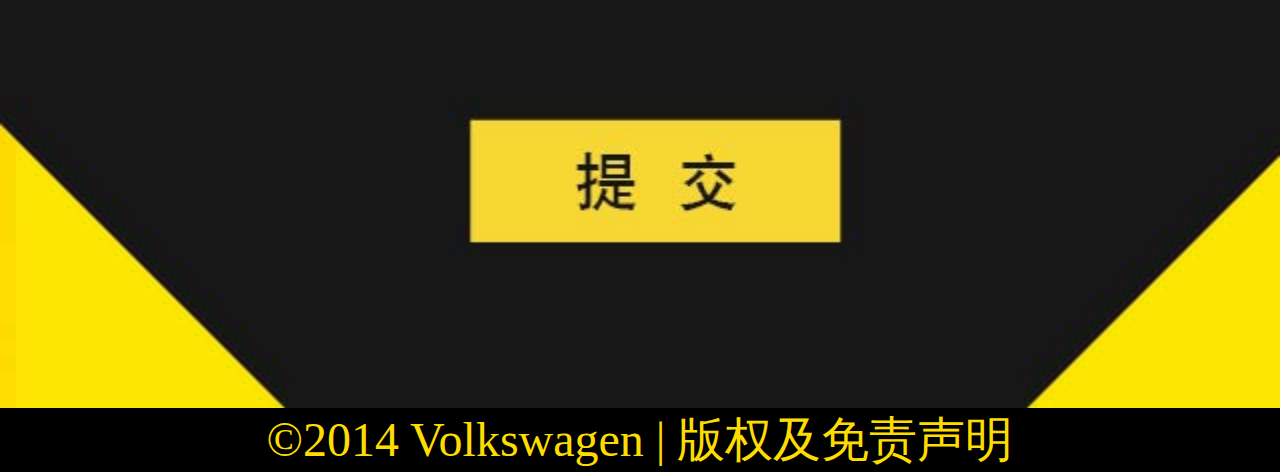
<file: mobileClientcars/order.html>
﻿<!DOCTYPE html>
<html lang="en">
<head>
	<meta charset="UTF-8">
	<title>预约试驾</title>
	<meta content="width=device-width, initial-scale=1.0, maximum-scale=1.0, user-scalable=0" name="viewport">
	<link rel="stylesheet" href="css/order.css">
	<script type="text/javascript" src="js/dealer.js"></script>
	<script type="text/javascript" src="js/json.js"></script>
	<script type="text/javascript" src="js/jquery-1.7.2.min.js"></script>
	<script src="js/trackEvent.js"></script>
</head>
<body onload="resetPage()">
<div class="frame">
	<div class="header">
		<img src="images/header.jpg" alt="">
		<a href="###" class="sub"></a>
		<a href="###" class="goback"></a>
	</div>
	<div class="content">
		<img src="images/order.jpg" alt="" class="order">
		<input type="text" placeholder="姓名" class="name">
		<select name="" id="" class="sex">
			<option value="1">先生</option>
			<option value="2">女士</option>
		</select>
		<input type="text" placeholder="电话" class="phone">
		<input type="text" placeholder="邮箱" class="mail">
		<select name="" id="" class="time">
			<option value="">预计购买时间</option>
			<option value="3个月内">3个月内</option>
			<option value="4-6个月">4-6个月</option>
			<option value="7-12个月">7-12个月</option>
			<option value="一年以上">一年以上</option>
			<option value="暂不考虑">暂不考虑</option>
		</select>
		<select name="" id="" class="budget">
			<option value="">购车预算</option>
			<option value="小于 20万">小于 20万</option>
			<option value="20万-30万">20万-30万</option>
			<option value="30万-40万">30万-40万</option>
			<option value="40万-50万">40万-50万</option>
			<option value="50万-60万">50万-60万</option>
			<option value="60万-70万">60万-70万</option>
			<option value="70万-80万">70万-80万</option>
			<option value="80万-90万">80万-90万</option>
			<option value="90万-100万">90万-100万</option>
			<option value="100万-110万">100万-110万</option>
			<option value="110万-120万">110万-120万</option>
			<option value="120万-130万">120万-130万</option>
			<option value="130万-140万">130万-140万</option>
			<option value="140万-150万">140万-150万</option>
			<option value="150万以上">150以上</option>
		</select>
		<select name="" id="" class="type">
			<option value="甲壳虫">甲壳虫</option>
		</select>
		<select name="" id="" class="province" onchange="p_change();"></select>
		<select name="" id="" class="city" onchange="c_change();"></select>
		<select name="" id="" class="dealer"></select>
		<!-- <div class="xz">
			<input type="radio" name="che" value="1" class="yes" checked>
			<input type="radio" name="che" value="0" class="no">
		</div>
		<select name="" id="" class="brand" onchange="b_change();" style="font-size:10px;"></select>
		<select name="" id="" class="model" style="font-size:10px;"></select> -->
		<div class="statement">
			<input type="checkbox" class="box">
			<span>我同意接受并遵守<a href="###" class="sm">数据保护条款</a>规定。</span>
		</div>
		<a href="###" id="submit"></a>
	</div>
	<div class="footer">
		©2014 Volkswagen | 版权及免责声明
	</div>
	<div class="share">
		<a href="###" class="weibo"></a>
	</div>
	<div class="share2">
	</div>
	<div class="bj"></div>
	<img src="images/sm.png" alt="" class="sm_1">
	<a href="###" class="gb_1"></a>
</div>
</body>
<script>
/*屏幕自适应*/
var deviceWidth = 0;
var deviceHeight = 0;
function resetPage() {
    deviceWidth = document.documentElement.clientWidth;
    deviceHeight = document.documentElement.clientHeight;
    var scale = deviceWidth / 320;
    document.body.style.zoom = scale;
    // $('.share').css({'top':(deviceHeight-302)/2,'left':(deviceWidth-302)/2});
    // $('.share2').css({'top':(deviceHeight-302)/2,'left':(deviceWidth-302)/2});
    $('.share').css({'top':'100px','left':'9px'});
    $('.share2').css({'top':'100px','left':'9px'});
}
window.onresize = function () {
    resetPage();
}
/*判断进入方式*/
function QueryString(){
    var name,value,i;
    var str=location.href;
    var num=str.indexOf("?");
    str=str.substr(num+1);
    var arrtmp=str.split("&");
    for(i=0;i < arrtmp.length;i++){
        num=arrtmp[i].indexOf("=");
        if(num>0){
            name=arrtmp[i].substring(0,num);
            value=arrtmp[i].substr(num+1);
            this[name]=value;
        }
    }
}
var Request = new QueryString();
var source = Request['source'];
/*经销商选择*/
function p_change(){
	for(var j = 0;j < excel2.length;j ++){
		$('.province').append($("<option value='" + excel2[j].Code + "'>" + excel2[j].Name + "</option>"));
	}
	$(".city").html("...");
    c_change();
    $(".dealer").html("...");
    d_change();
}
function c_change(){
	for(var j = 0;j < excel2.length;j ++){
		if(parseInt($(".province").val()) == excel2[j].Code){
			for(var i = 0;i < excel2[j].City.length;i ++){
				$('.city').append($("<option value='" + excel2[j].City[i].Code + "'>" + excel2[j].City[i].Name + "</option>"));
			}
		}
	}
	$(".dealer").html("...");
	d_change();
}
function d_change() {
     for (var j = 0; j < excel2.length; j++) {
        if (parseInt($(".province").val()) == excel2[j].Code) {
             for (var i = 0; i < excel2[j].City.length; i++) {
                if (parseInt($(".province").val()) == excel2[j].Code && parseInt($(".city").val()) == excel2[j].City[i].Code) {
                    for (var k = 0; k < excel2[j].City[i].Dealer.length; k++) {
                        $(".dealer").append($("<option value='" + excel2[j].City[i].Dealer[k].Code + "'>" + excel2[j].City[i].Dealer[k].Name + "</option>"));
                    }
                }   
            }  
        }
    }
}
p_change();
/*车辆品牌及车型*/
function b_init(){
	for(var j = 0;j < excel.length;j ++){
		$('.brand').append($("<option value='" + excel[j].Code + "'>" + excel[j].Name + "</option>"));
	}
}
b_init();
function b_change(){
	$(".model").html("...");
	m_change();
}
function m_change(){
	for(var j = 0;j < excel.length;j ++){
		if(parseInt($(".brand").val()) == excel[j].Code){
			for(var i = 0;i < excel[j].City.length;i ++){
				$('.model').append($("<option value='" + excel[j].City[i].Code + "'>" + excel[j].City[i].Name + "</option>"));
			}
		}
	}
}
b_change();
/*数据提交*/
var yes = document.getElementsByClassName('yes')[0];
var patrn=/^(13[0-9]|14[0-9]|15[0-9]|18[0-9])\d{8}$$/;
var mailtest = /^([\w\.\-]+)@([\w\.\-]+)\.([\w]{2,4})$/;
var imageid = localStorage.getItem("imageid");
$('#submit').click(function(){
	/*是否有车*/
	// var xz = 1;
	// if(!yes.checked){
	// 	xz = 2;
	// }else{
	// 	xz = 1;
	// }
	if(!$('.name').val()){
		alert("请输入姓名！");
		return;
	}
	if($('.phone').val() == "" || !patrn.test($('.phone').val())){
		alert('请输入正确的手机号！');
		return;
	}
	if($('.mail').val() == "" || !mailtest.test($('.mail').val())){
		alert('请输入正确的邮箱！');
		return;
	}
	if(!$('.time').val()){
		alert('请选择购买时间！');
		return;
	}
	if(!$('.budget').val()){
		alert('请选择购车预算！');
		return;
	}
	if(!$('.type').val()){
		alert('请选择试驾车型！');
		return;
	}
	if(!$('.province').val()){
		alert('请选择省份！');
		return;
	}
	if(!($('.box').is(':checked'))){
		alert('请阅读版权声明及免费声明规定。');
		return;
	}
	// var url = "http://newcms.mobile1.com.cn/advmessage/adv/addResultJsonP.action?advid=20072&expand2=124&realname=" + $('.name').val() + "&mobile=" + $('.phone').val() + "&provinceid=" + $('.province').val() + "&provincename=" + $(".province").find("option:selected").text() + "&cityid=" + $('.city').val() + "&cityname=" + $(".city").find("option:selected").text() + "&dealerid=" + $('.dealer').val() + "&sex=" + $('.sex').val() + "&expand1=" + $('.time').val() + "," + $('.budget').val() + "&expand3=" + xz + "&expand4=" + $('.brand').find("option:selected").text() + "||" + $('.model').find("option:selected").text() + "&expand5=" + imageid + "&email=" + $('.mail').val() + "&description=" + $('.dealer').find("option:selected").text();
	var url = "http://newcms.mobile1.com.cn/advmessage/adv/addResultJsonP.action?advid=20072&expand2=124&realname=" + $('.name').val() + "&mobile=" + $('.phone').val() + "&provinceid=" + $('.province').val() + "&provincename=" + $(".province").find("option:selected").text() + "&cityid=" + $('.city').val() + "&cityname=" + $(".city").find("option:selected").text() + "&dealerid=" + $('.dealer').val() + "&sex=" + $('.sex').val() + "&expand1=" + $('.time').val() + "," + $('.budget').val() + "&expand5=" + imageid + "&email=" + $('.mail').val() + "&description=" + $('.dealer').find("option:selected").text();
	$.ajax({
            type: "get",
            url: url,
            dataType : 'jsonp',
            success: function (data) {
                if(source == 1){
                	$('.bj').show();
                	$('.share2').show();
                	// $('.weibo').show();
                }else{
                	localStorage.setItem("adid", data[0].id);
                	$(".bj").show();
                	$(".share").show();
                	$('.weibo').show();
                }
            },
            error:function(data){
                alert("网络错误,请查看您的网络!");
            }
        });
	track(20,10496);
});
/*点击预约试驾*/
$('.sub').click(function(){
    window.location.href = "order.html?source=1";
    track(20,10484);
});
$('.goback').click(function(){
    window.location.href = "index.html";
    track(20,10485);
});
/*点击否时，隐藏车型及型号*/
$('.no').click(function(){
	$('.brand,.model').hide();
	$('.brand').find("option:selected").text("");
	$('.model').find("option:selected").text("");
	// $('.model').val('0');
});
$('.yes').click(function(){
	$('.brand,.model').show();
	$('.brand').find("option:selected").text("A-阿斯顿马丁");
	$('.model').find("option:selected").text("DB9");
});
/*分享关闭按钮*/
$('.share').click(function(){
	$('.bj').hide();
	$('.share').hide();
	window.location.href = "index.html";
});
$('.share2').click(function(){
	$('.bj').hide();
	$('.share2').hide();
	window.location.href = "index.html";
});
/*微博分享*/
$('.weibo').click(function(event){
	track(20,10498);
    var _url = encodeURIComponent(window.location.href);
    var _imgurl = encodeURIComponent(localStorage.getItem("imageurl"));
    var _log = localStorage.getItem("adid");
    var _imgtype = localStorage.getItem("imgtype");
    if(_imgtype == 0){
    	var title = encodeURIComponent("好动：");
    	var content = encodeURIComponent("#好动不是多动#内敛安静与我无关活泼好动才是天性无畏生活的束缚，朝着阳光生长做自己，随心而行@大众汽车甲壳虫");
    }else if(_imgtype == 1){
    	var title = encodeURIComponent("拉风：");
    	var content = encodeURIComponent("#没错！这就是拉风#因为时尚前卫很抢眼或是炫酷活力而出众无论外形或内在，都要做到最出色做自己，风采不凡@大众汽车甲壳虫");
    }else if(_imgtype == 2){
    	var title = encodeURIComponent("恋旧：");
    	var content = encodeURIComponent("#我就是有恋旧癖#不在乎别人看我老土、古董或是与世界格格不入我就是无法摆脱那时、那事的恋旧情结不忘初衷,方得始终做自己，致敬经典@大众汽车甲壳虫");
    }
    setTimeout(function () {
        window.location.href = "http://newcms.mobile1.com.cn/ncallback/sinacallback?content=" + content + "&ad=jkc&k=jkc_root_sina&log=" + _log + "&img=" + _imgurl;
	}, 500);
    
	event.stopPropagation();
});
/*声明浮层*/
$('.sm').click(function(){
	$('.bj').show();
	$('.sm_1').show();
	track(20,10497);
});
$('.gb_1').click(function(){
	$('.bj').hide();
	$('.sm_1').hide();
});
/*尾部声明点击*/
$('.footer').click(function(){
    window.location.href = "text.html";
});
track(20,10495);
</script>
</html>
</file>
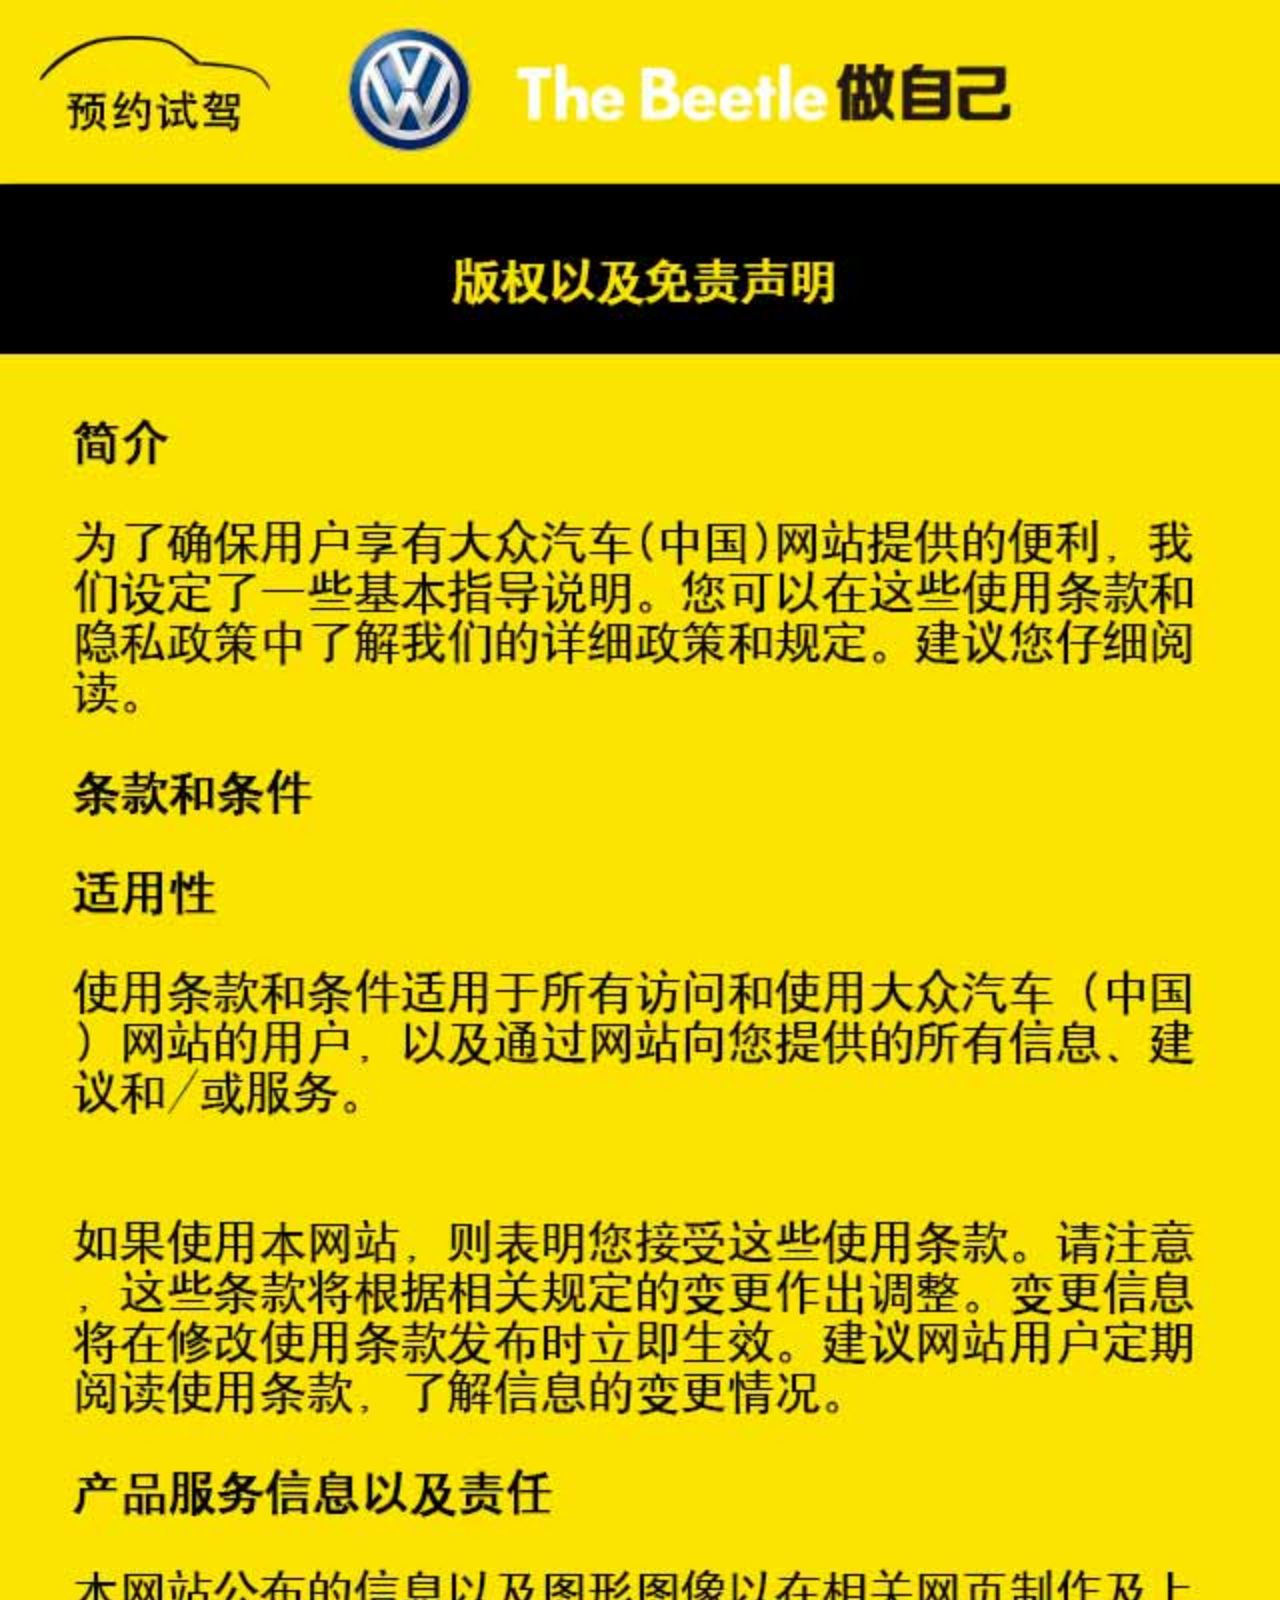
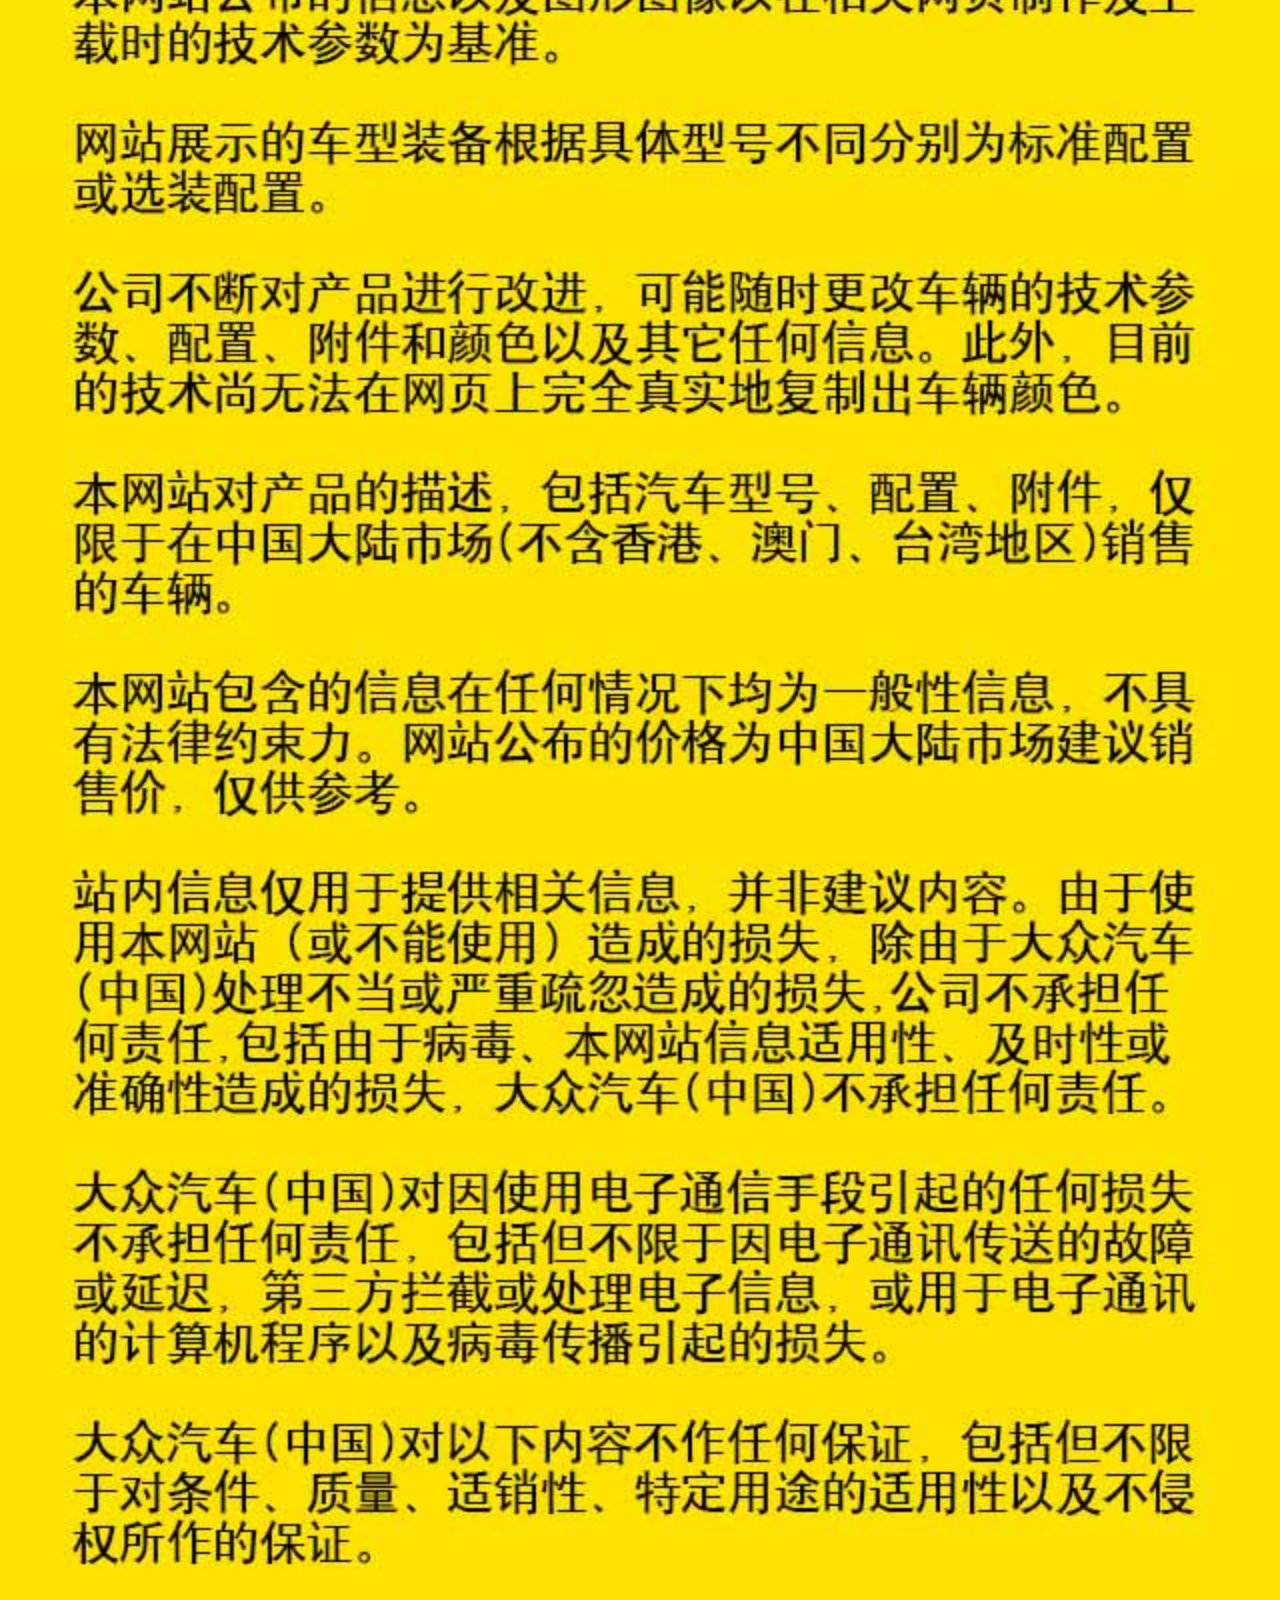
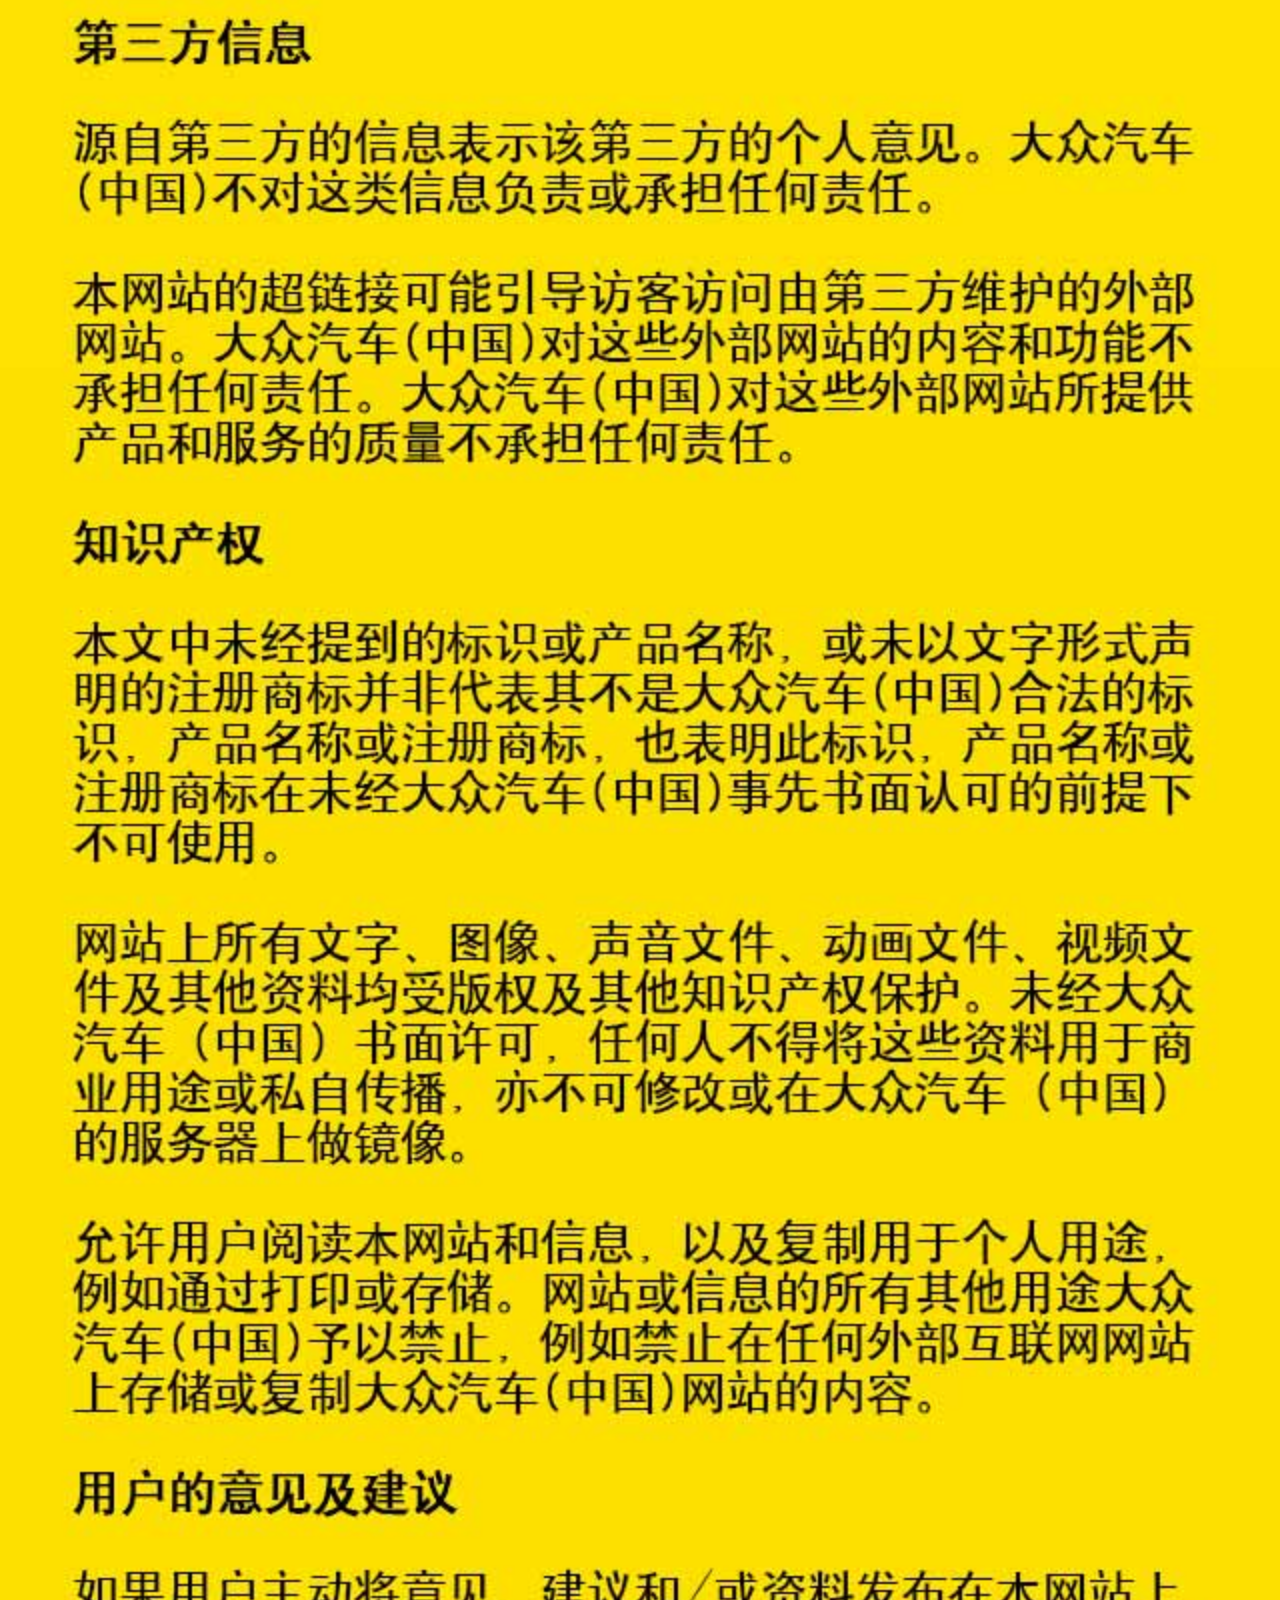
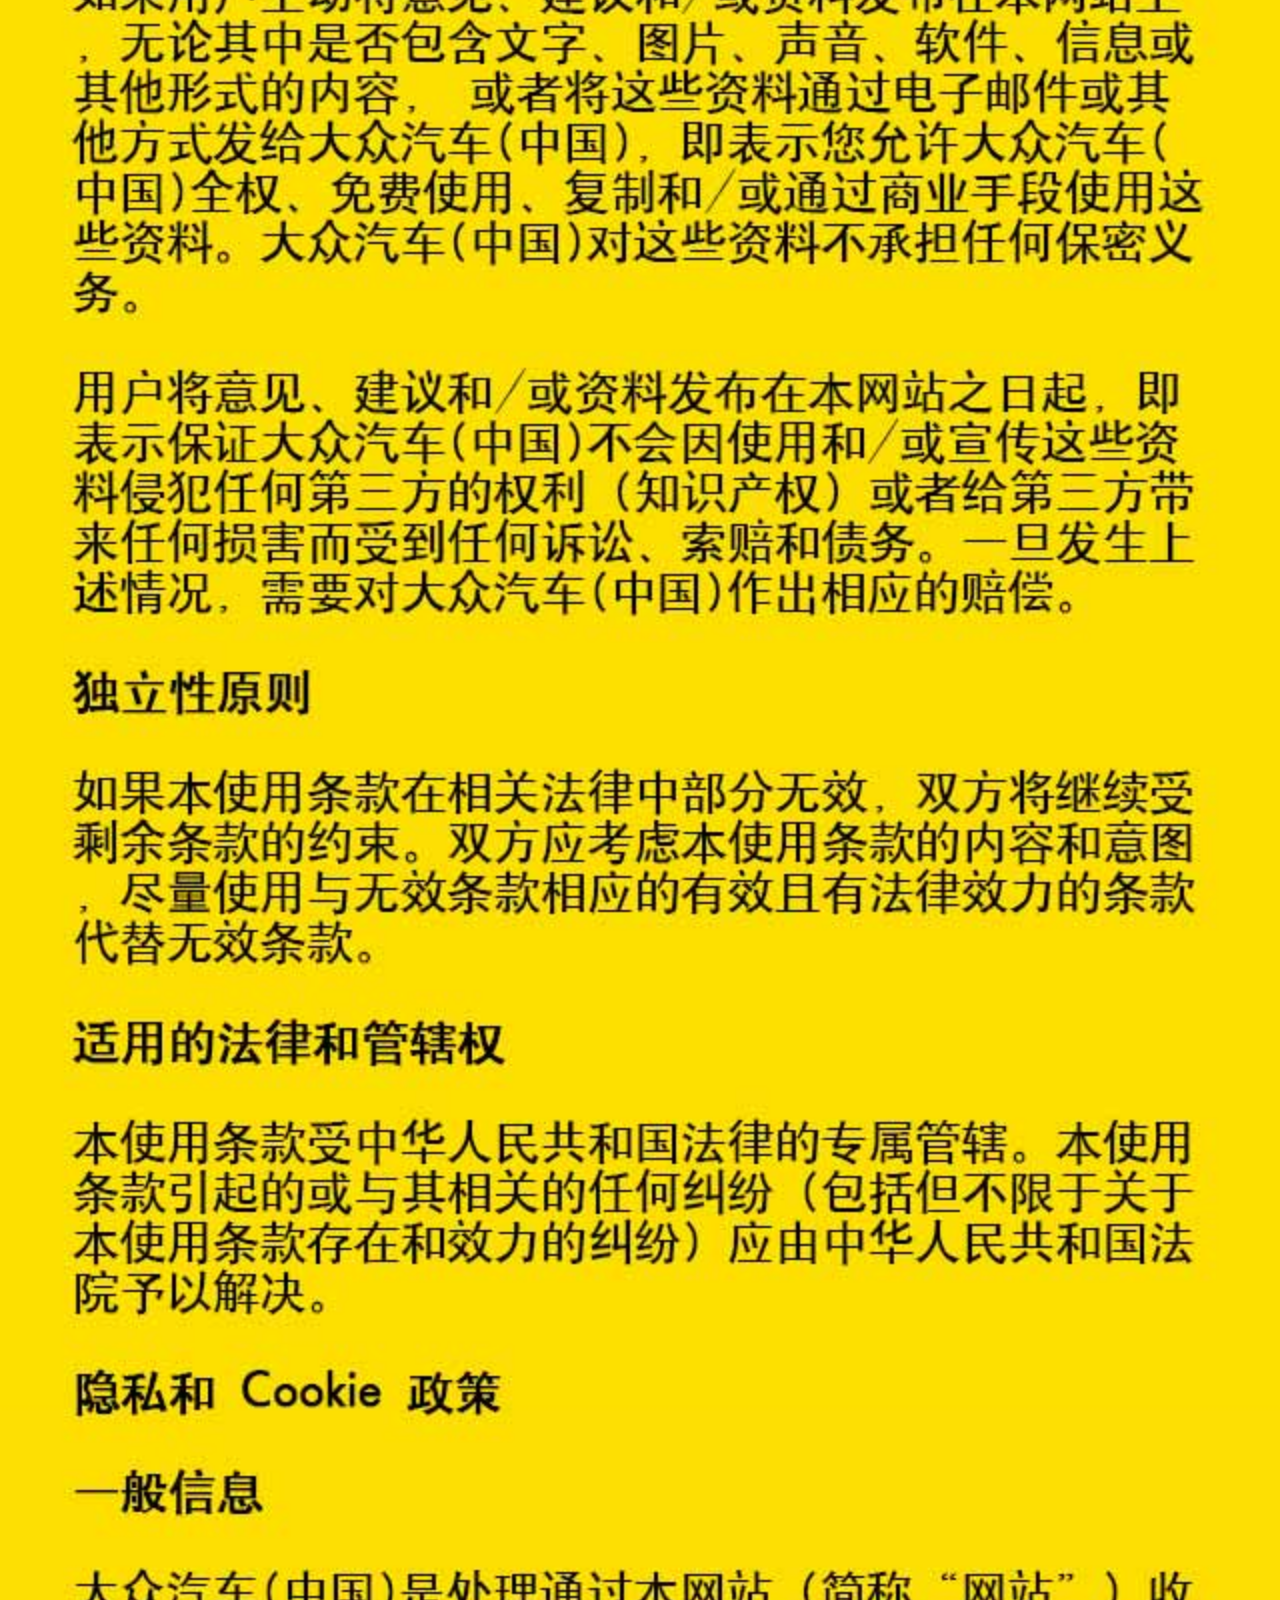
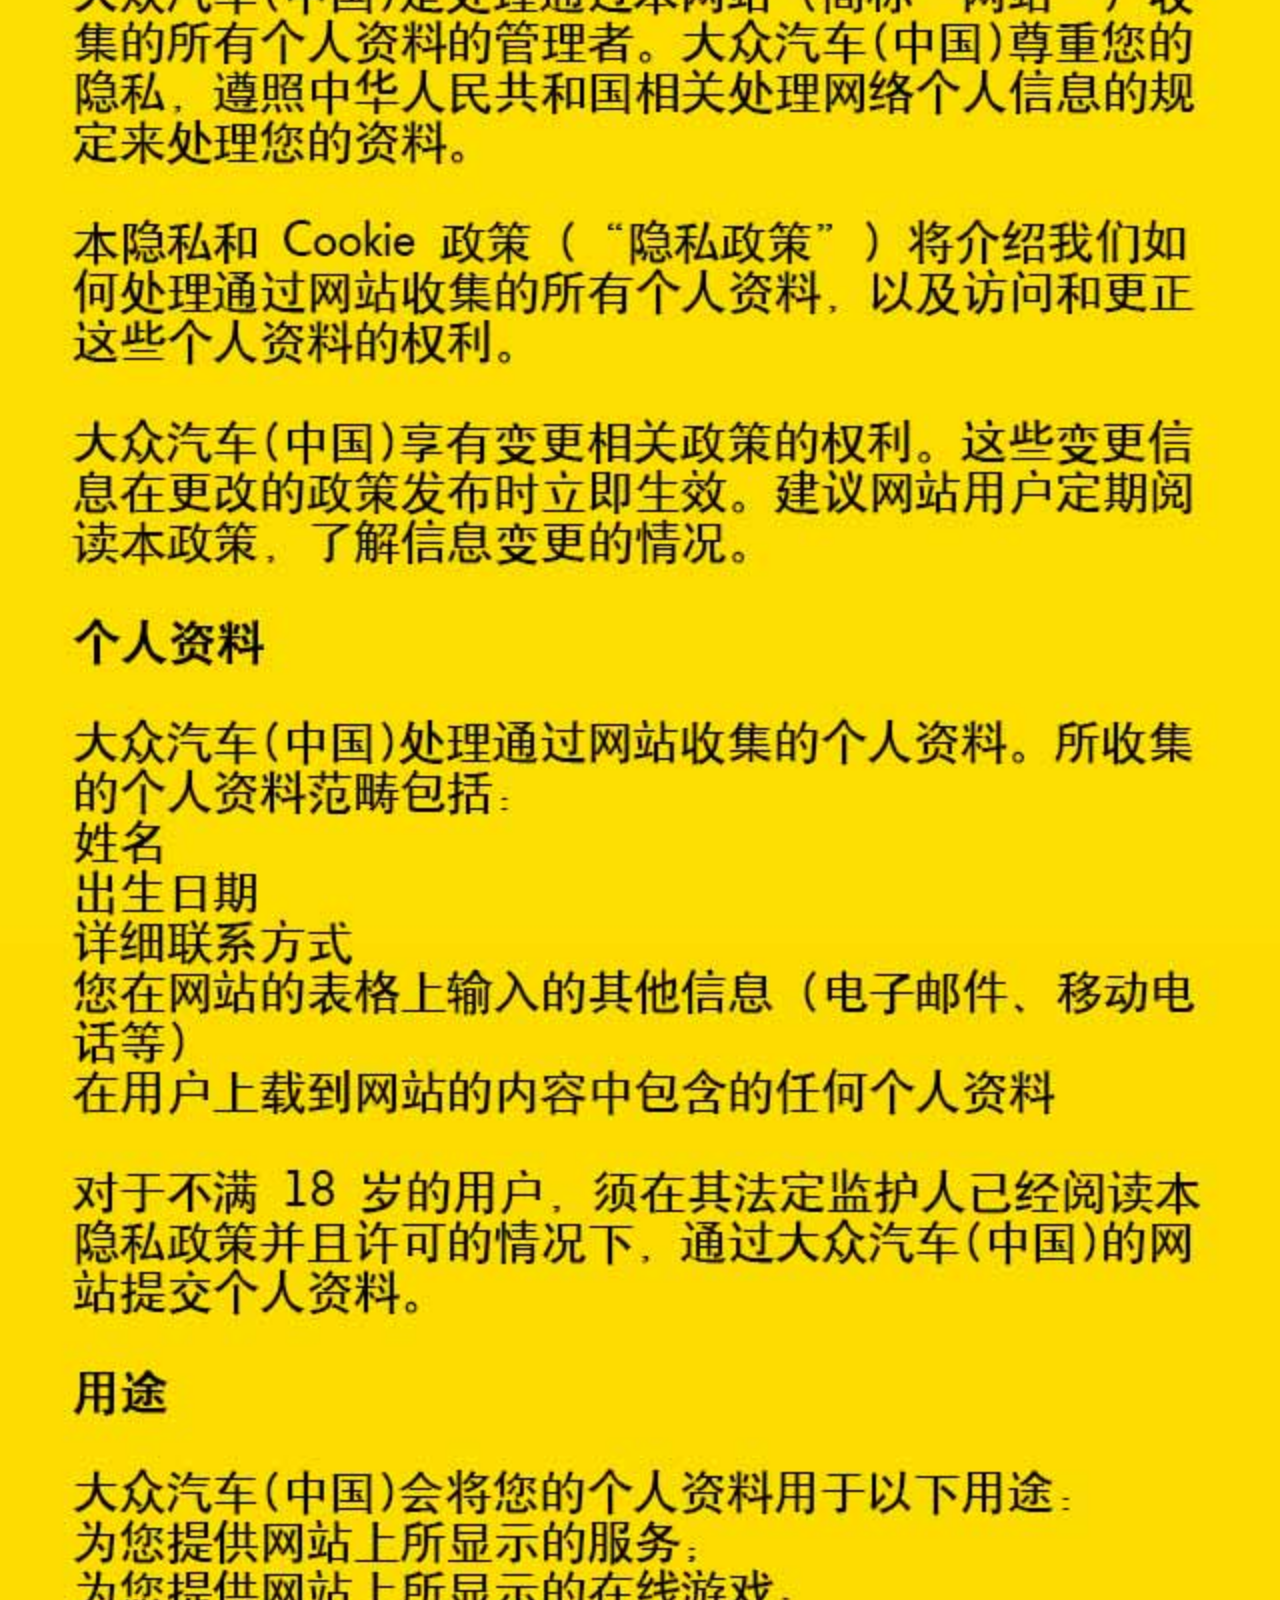
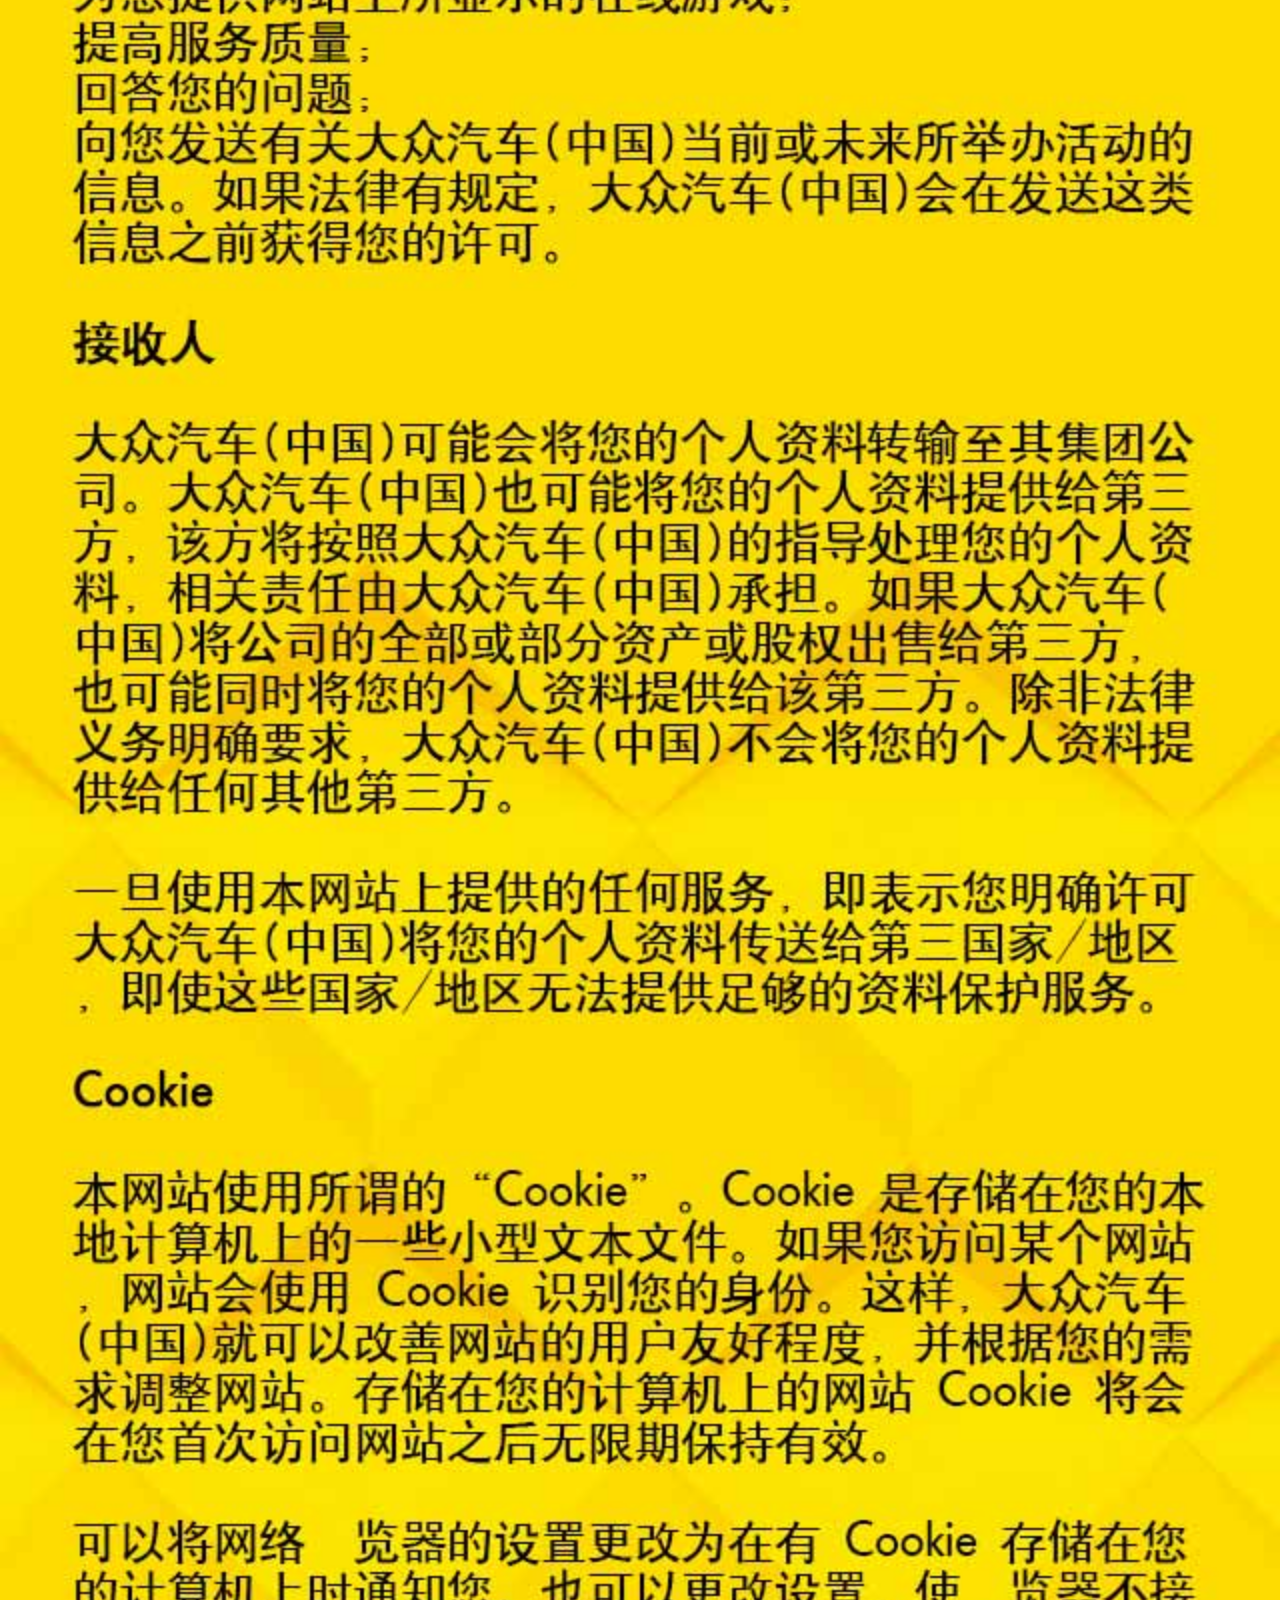
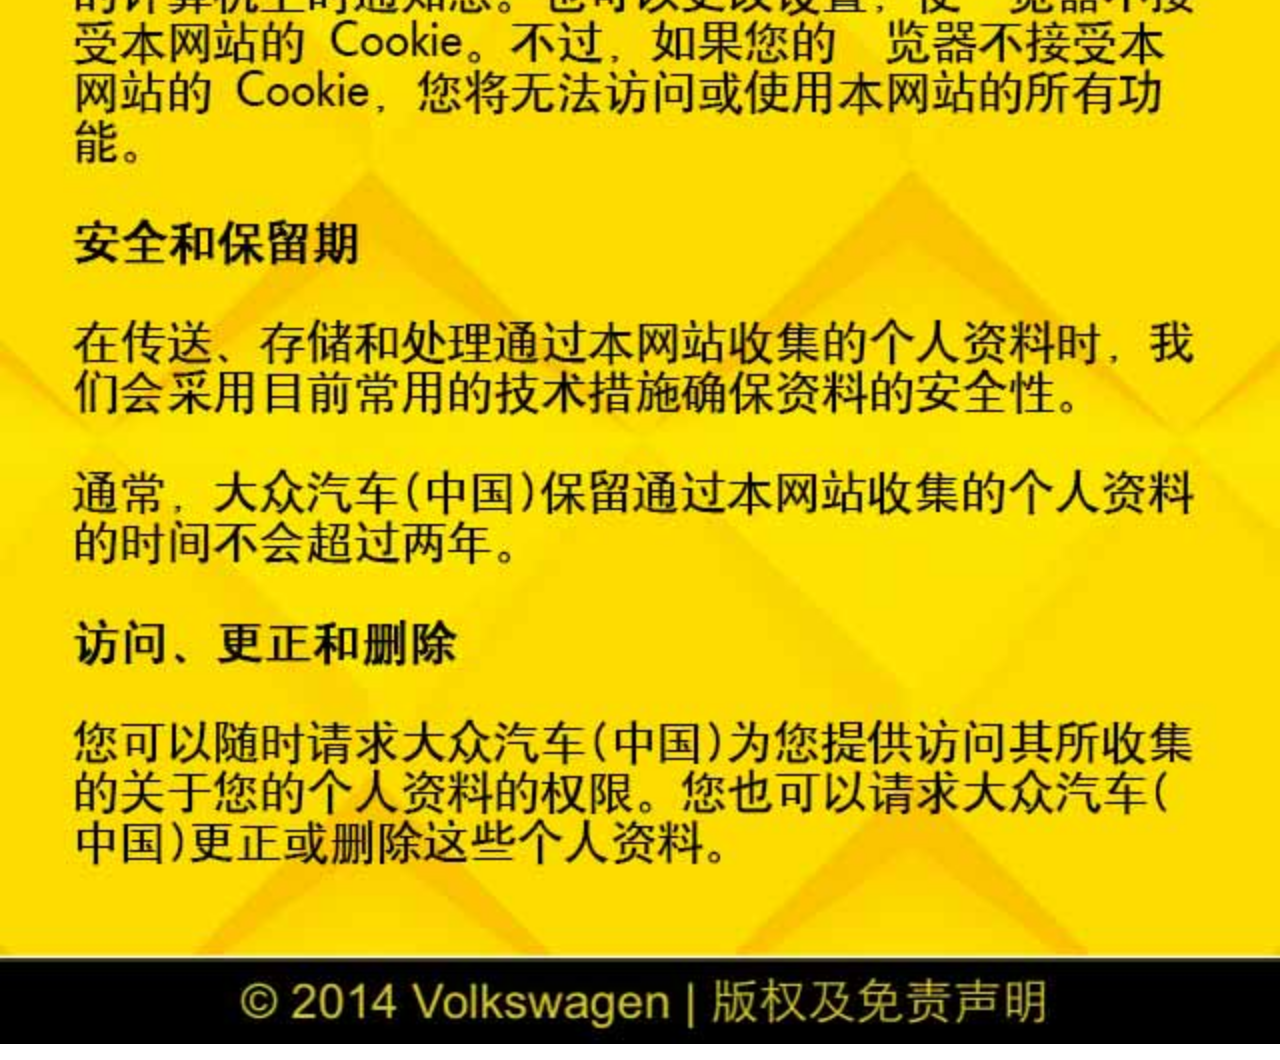
<file: mobileClientcars/text.html>
<!DOCTYPE html>
<html lang="en">
<head>
	<meta charset="UTF-8">
	<title>免责声明</title>
	<meta content="width=device-width, initial-scale=1.0, maximum-scale=1.0, user-scalable=0" name="viewport">
<style>
*{
	padding: 0;
	margin: 0;
}
img{
	width: 320px;
}
body{
	position: relative;
}
.sub,.goback{
	position: absolute;
}
.sub{
	display: inline-block;
	width: 60px;
	height:44px;
	position: absolute;
	top: 0;
	left: 0;
	left: 10px;
	z-index: 6;
}
.goback{
	display: inline-block;
	position: absolute;
	width: 160px;
	height: 44px;
	top: 0;
	left: 90px;
}
</style>
</head>
<body onload="resetPage()">
	<img src="images/text.jpg" alt="">
	<a href="order.html?source=1" class="sub"></a>
    <a href="index.html" class="goback"></a>
</body>
<script>
function resetPage() {
    var deviceWidth = document.documentElement.clientWidth,
    scale = deviceWidth / 320;
    document.body.style.zoom = scale;
}
window.onresize = function () {
    resetPage();
}
</script>
</html>
</file>
<file: mingji/css/index.css>
.main{
	width: 640px;
	height: 100%;
	margin: 0 auto;
	position: relative;
}
.main img{
	max-width: 100%;
	width: auto;
	height: auto;
	display: block;
}
.content{
	height: 517px;
	width: 100%;
	position: absolute;
	top: 357px;
	left: 0;
	z-index: 1;
	overflow: hidden;
}
.header{
	height: 357px;
	width: 100%;
	position: absolute;
	top: 0;
	left: 0;
	z-index: 1;
}
.link1{display: block;width: 50px;height: 120px;left: 180px;top: 220px;z-index: 3;position: absolute;outline-style: none;}
.link2{display: block;width: 50px;height: 120px;left: 385px;top: 220px;z-index: 3;position: absolute;outline-style: none;}
.link3{display: block;width: 175px;height: 55px;left: 444px;top: 135px;z-index: 3;position: absolute;}
.link4{display: block;width: 175px;height: 55px;left: 444px;top: 206px;z-index: 3;position: absolute;}
.link5{display: block;width: 175px;height: 55px;left: 438px;top: 281px;z-index: 3;position: absolute;}
.roll{
	position: absolute;
	left: 40px;
	top: 198px;
	width: 337px;
	height: 145px;
	overflow: hidden;
}
.roll li{
	width: 1194px;
	height: 145px;
	position: absolute;
}
.roll li img{
	float: left;
	width: 340px;
	height: 145px;
}
/* 活动详情页 */
.actlist1{position: absolute;width: 136px;height: 40px;left: 473px;top: 193px;display: block;z-index: 1;}
.actlist2{position: absolute;width: 136px;height: 40px;left: 471px;top: 242px;display: block;z-index: 1}
.acttel{position: absolute;width: 132px;height: 16px;left: 188px;bottom: 129px;display: block;z-index: 1}
.urlgo{position: absolute;width: 247px;height: 30px;left: 241px;bottom: 40px;display: block;z-index: 1}
/* 更多机型 */
.moretype,.shopback{
	/* opacity: 1;
	filter:alpha(opacity=100); */
	height: 100%;
	position: absolute;
	top: 0;
	left: 0;
	z-index: 3;
	display: none;
}
.moretype .urlgo2{position: absolute;width: 278px;height: 30px;left: 235px;bottom: 1px;display: block;z-index: 1}
.close{position: absolute;width: 58px;height: 58px;right: 0px;top: 0px;display: block;z-index: 3;}
.hide{
	display: block;
}
/* 进店有礼 */
.shopclose{position: absolute;width: 74px;height: 74px;right: 22px;top: 42px;display: block;z-index: 3}
/* 进店有奖输入电话 */
.sleft{display: block;width: 50px;height: 100px;left: 144px;top: 270px;z-index: 3;position: absolute;}
.sright{display: block;width: 50px;height: 100px;left: 477px;top: 268px;z-index: 3;position: absolute;}
.scroll{
	position: absolute;
	left: 160px;
	top: 212px;
	width: 290px;
	height: 225px;
	overflow: hidden;
}
.scroll li{
	width: 890px;
	height: 225px;
	position: absolute;
}
.scroll li img{
	float: left;
	width: 290px;
	height: 225px;
}
.submit_tel{
	font-size: 34px;
	color: #d3d3d3;
	outline: none;
	position: absolute;
	left: 52px;
	bottom: 257px;
	width: 495px;
	height: 29px;
	border: 1px solid #b0b1b1;
	border-radius: 26px;
	padding: 31px 19px;
	background: #fff;
}
.submit,.into_shop,.more_list{
	display: block;
	width: 227px;
	height: 65px;
	position: absolute;
	left: 196px;
	bottom: 180px;
}
.into_shop{
	left: 196px;
	bottom: 102px;
}
.more_list{
	left: 192px;
	bottom: 22px;
}
/* 未中奖情况 */
.nowin{
	position: absolute;
	left: 0;
	top: 0;
	z-index: 3;
	display: none;
	opacity: 0.9;
	filter:alpha(opacity=90);
}
/* 中奖的情况 */
.win{
	position: absolute;
	left: 0;
	top: 0;
	z-index: 3;
	display: none;
	opacity: 0.9;
	filter:alpha(opacity=90);
}
.awardinfo{
	position: absolute;
	left: 0;
	top: 595px;
	text-align: center;
	color: #fff;
}
.awardinfo h3,.awardinfo p{
	font-size: 33px;
}
.awardinfo h2{
	font-size: 45px;
}
.awardinfo p a{
	color: #fff;
}
#awardcode{
	position: absolute;
	bottom: -110px;
	display: block;
	left: 330px;
	width: 200px;
	height: 50px;
	line-height: 50px;
}
.win_a_url{
	position: absolute;
	width: 360px;
	height: 30px;
	left: 70px;
	bottom: -213px;
	display: block;
	z-index: 1;
}
</file>
<file: mobileClientcars/css/index.css>
*{
	padding: 0;
	margin: 0;
	list-style: none;
}
body{
	position: relative;
}
/*头部样式*/
.header img{
	position: absolute;
	top: 0;
	left: 0;
	z-index: 1;
	width: 320px;
}
.sub{
	display: inline-block;
	width: 60px;
	height:44px;
	position: absolute;
	left: 10px;
	z-index: 6;
}
/*content样式*/
.content{
	padding-top: 44px; 
	background: #fde200;
}
#roll{
	width: 320px;
	height: 230px;
	overflow: scroll;
	margin: 0 auto;
}
#scroller{
	width: 1600px;
	height: 230px;
}
#scroller img{
	width: 320px;
	height: 230px;
	float: left;
}
.change p{
	width: 42px;
	margin: 0 auto;
	font-size: 14px;
}
.show{
	padding: 10px 20px;
	width: 219px;
	height: 30px;
}
.text{

	padding: 0 20px;
	font-size: 12px;
	background: url(../images/bj.jpg);
	background-size: 320px 238px;
}
.text img{
	width: 280px;
	height: 114px;
}
.text a{
	display: inline-block;
	width: 218px;
	height: 37px;
	background: url(../images/button.png);
	background-size: 218px 37px;
	margin: 10px auto;
	margin-left: 30px;
}
.left,.right{
	position: absolute;
	width: 45px;
	height: 90px;
}
.left{
	left: 0;
	top: 150px;
}
.right{
	right: 0;
	top: 150px;
}
.bj{
	width: 100%;
	height: 536px;
	background: black;
	opacity: 0.7;
	position: absolute;
	top: 0;
	left: 0;
	z-index: 2;
}
.share{
	width: 302px;
	height: 302px;
	background: url(../images/win.png);
	background-size: 302px 302px;
	z-index: 5;
	position: absolute;
	top: 0;
	display: none;
}
.share3{
	width: 302px;
	height: 302px;
	background: url(../images/share3.png);
	background-size: 302px 302px;
	z-index: 5;
	position: absolute;
	top: 0;
}
.close2{
	display: inline-block;
	width: 40px;
	height: 40px;
	position: absolute;
	top: 10px;
	left: 130px;
}
.close{
	display: inline-block;
	position: absolute;
	width: 110px;
	height: 30px;
	top: 305px;
	left: 100px;
	z-index: 10;
	display: none;
}
.weibo{
	display: inline-block;
	width: 100px;
	height: 30px;
	position: absolute;
	bottom: 70px;
	left: 100px;
}
/*footer样式*/
.footer{
	background: black;
	width: 320px;
	height: 16px;
	line-height: 16px;
	text-align: center;
	font-size: 12px;
	color: #fddd00;
}
</file>
<file: mingji/store/css/index.css>
.main{
	width: 640px;
	height: 100%;
	margin: 0 auto;
	position: relative;
}
.main img{
	max-width: 100%;
	width: auto;
	height: auto;
	display: block;
}
.content{
	height: 517px;
	width: 100%;
	position: absolute;
	top: 357px;
	left: 0;
	z-index: 1;
	overflow: hidden;
}
.header{
	height: 357px;
	width: 100%;
	position: absolute;
	top: 0;
	left: 0;
	z-index: 1;
}
.link1{display: block;width: 50px;height: 120px;left: 180px;top: 220px;z-index: 3;position: absolute;outline-style: none;}
.link2{display: block;width: 50px;height: 120px;left: 385px;top: 220px;z-index: 3;position: absolute;outline-style: none;}
.link3{display: block;width: 175px;height: 55px;left: 444px;top: 135px;z-index: 3;position: absolute;}
.link4{display: block;width: 175px;height: 55px;left: 444px;top: 206px;z-index: 3;position: absolute;}
.link5{display: block;width: 175px;height: 55px;left: 438px;top: 281px;z-index: 3;position: absolute;}
.roll{
	position: absolute;
	left: 40px;
	top: 198px;
	width: 337px;
	height: 145px;
	overflow: hidden;
}
.roll li{
	width: 1194px;
	height: 145px;
	position: absolute;
}
.roll li img{
	float: left;
	width: 340px;
	height: 145px;
}
/* 活动详情页 */
.actlist1{position: absolute;width: 136px;height: 40px;left: 473px;top: 193px;display: block;z-index: 1;}
.actlist2{position: absolute;width: 136px;height: 40px;left: 471px;top: 242px;display: block;z-index: 1}
.acttel{position: absolute;width: 132px;height: 16px;left: 188px;bottom: 129px;display: block;z-index: 1}
.urlgo{position: absolute;width: 247px;height: 30px;left: 241px;bottom: 40px;display: block;z-index: 1}
/* 更多机型 */
.moretype,.shopback{
	/* opacity: 1;
	filter:alpha(opacity=100); */
	height: 100%;
	position: absolute;
	top: 0;
	left: 0;
	z-index: 3;
	display: none;
}
.moretype .urlgo2{position: absolute;width: 278px;height: 30px;left: 235px;bottom: 1px;display: block;z-index: 1}
.close{position: absolute;width: 58px;height: 58px;right: 0px;top: 0px;display: block;z-index: 3;}
.hide{
	display: block;
}
/* 进店有礼 */
.shopclose{position: absolute;width: 74px;height: 74px;right: 22px;top: 42px;display: block;z-index: 3}
/* 进店有奖输入电话 */
.sleft{display: block;width: 50px;height: 100px;left: 144px;top: 270px;z-index: 3;position: absolute;}
.sright{display: block;width: 50px;height: 100px;left: 477px;top: 268px;z-index: 3;position: absolute;}
.scroll{
	position: absolute;
	left: 160px;
	top: 212px;
	width: 290px;
	height: 225px;
	overflow: hidden;
}
.scroll li{
	width: 890px;
	height: 225px;
	position: absolute;
}
.scroll li img{
	float: left;
	width: 290px;
	height: 225px;
}
.submit_tel{
	font-size: 34px;
	color: #d3d3d3;
	outline: none;
	position: absolute;
	left: 52px;
	bottom: 257px;
	width: 495px;
	height: 29px;
	border: 1px solid #b0b1b1;
	border-radius: 26px;
	padding: 31px 19px;
	background: #fff;
}
.submit,.into_shop,.more_list{
	display: block;
	width: 227px;
	height: 65px;
	position: absolute;
	left: 196px;
	bottom: 180px;
}
.into_shop{
	left: 196px;
	bottom: 102px;
}
.more_list{
	left: 192px;
	bottom: 22px;
}
/* 未中奖情况 */
.nowin{
	position: absolute;
	left: 0;
	top: 0;
	z-index: 3;
	display: none;
	opacity: 0.9;
	filter:alpha(opacity=90);
}
/* 中奖的情况 */
.win{
	position: absolute;
	left: 0;
	top: 0;
	z-index: 3;
	display: none;
	opacity: 0.9;
	filter:alpha(opacity=90);
}
.awardinfo{
	position: absolute;
	left: 0;
	top: 595px;
	text-align: center;
	color: #fff;
}
.awardinfo h3,.awardinfo p{
	font-size: 33px;
}
.awardinfo h2{
	font-size: 45px;
}
.awardinfo p a{
	color: #fff;
}
#awardcode{
	position: absolute;
	bottom: -110px;
	display: block;
	left: 330px;
	width: 200px;
	height: 50px;
	line-height: 50px;
}
.win_a_url{
	position: absolute;
	width: 360px;
	height: 30px;
	left: 70px;
	bottom: -213px;
	display: block;
	z-index: 1;
}
</file>
<file: mobileClientcars/css/change.css>
/*样式重置*/
*{
	padding: 0;
	margin: 0;
}
body{
	position: relative;
}
/*头部样式*/
.frame{
	overflow: hidden;
	background: #fdde00;
}
.header{
	float: left;
}
.header img{
	width: 320px;
}
.sub{
	display: inline-block;
	width: 60px;
	height:44px;
	position: absolute;
	top: 0;
	left: 10px;
	z-index: 6;
}
.goback{
	display: inline-block;
	width: 180px;
	height: 44px;
	position: absolute;
	top: 0;
	left: 80px;
	z-index: 6;
}
/*content样式*/
.content{
	width: 320px;
	height: 525px;
	background: url(../images/bj_2.jpg);
	background-size: 320px 525px;
}
/*content_1样式*/
.content_1 .p{
	padding-top: 50px;
}
#p_img{
	width: 280px;
	height: 33px;
	display: block;
}

.content_1 img{
	width: 310px;
	height: 335px;
	display: none;
	margin: 14px auto;
}
#button_1{
	display: inline-block;
	width: 218px;
	height: 37px;
	background: url(../images/button_2.png);
	background-size: 218px 37px; 
	margin: 10px 50px;
}
#button_1 input{
	opacity: 0;
}
#button_2{
	display: inline-block;
	width: 218px;
	height: 37px;
	background: url(../images/button_2.png);
	background-size: 218px 37px; 
	position: absolute;
	bottom: 44px;
	left: 45px;
}
.heng{
	display: inline-block;
	width: 150px;
	height: 150px;
	position: absolute;
	top: 140px;
	left: 40px;
	z-index: 4;
	transform: rotate(45deg);
}
.shu{
	display: inline-block;
	width: 150px;
	height: 150px;
	position: absolute;
	top: 290px;
	right: 40px;
	z-index: 4;
	transform: rotate(45deg);
}
/*content_2*/
.rahmen_2{
	width: 245px;
	height: 185px;
	position: absolute;
	top: 110px;
	left: 38px;
}
.rahmen_3{
	width: 185px;
	height: 245px;
	position: absolute;
	top: 80px;
	left: 67px;
}
.demo_2{
	width: 236px;
	height: 75px;
	position: absolute;
	bottom: 110px;
	left: 48px;
}
.demo_2 img{
	width: 70px;
	height: 70px;
	border: 1px black solid;
}
.demo_2 .focusimg{
	width: 63px;
	height: 63px;
	border: 5px #b28d06 solid;
}
.button_2{
	width: 310px;
	height: 40px;
	position: absolute;
	bottom: 40px;
	left: 5px;
}
.button_2 a{
	display: inline-block;
	width: 145px;
	height: 35px;
}
.again_2{
	background: url(../images/button_3.png);
	background-size: 145px 35px;
}
.submit_2{
	background: url(../images/button_4.png);
	background-size: 145px 35px;
	margin-left: 10px;
}
.content_2{
	display: none;
}
.demo_2 .png{
	height: 60px;
}
#xuanze{
	position: absolute;
	width: 235px;
	height: 300px;
	top: 120px;
	left: 40px;
}
._heng,._shu{
	position: absolute;
	display: inline-block;
	width: 120px;
	height: 120px;
	transform: rotate(45deg);
}
._heng{
	bottom: 140px;
	left: 120px;
}
._shu{
	top: 150px;
	left: 60px;
}
/*水印样式*/
.rahmen_2 img{
	width: 244px;
	height: 183px;
	position: absolute;
}
.rahmen_3 img{
	width: 183px;
	height: 244px;
	position: absolute;
}
.bj{
	width: 100%;
	height: 544px;
	background: black;
	opacity: 0.5;
	position: absolute;
	top: 0;
	left: 0;
	display: none;
}
.share3{
	width: 302px;
	height: 302px;
	z-index: 5;
	position: absolute;
	top: 0;
	display: none;
}
.share5{
	width: 302px;
	height: 302px;
	z-index: 5;
	position: absolute;
	top: 0;
	display: none;
}
.guanbi{
	position: absolute;
	display: inline-block;
	width: 130px;
	height: 30px;
	top: 280px;
	left: 95px;
	z-index: 10;
    display: none;
}
.rotate{
	position: absolute;
	top: 50px;
	right: 6px;
	width: 53px;
	height: 56px;
}
/*footer样式*/
.footer{
	background: black;
	width: 320px;
	height: 16px;
	line-height: 16px;
	text-align: center;
	font-size: 12px;
	color: #fddd00;
	position: relative;
	bottom: 0;
}
</file>
<file: mobileClientcars/css/order.css>
*{
	padding: 0;
	margin: 0;
}
.frame{
	background: #fde500;
}
/*header样式*/
.header img{
	width: 320px;
}
.sub{
	display: inline-block;
	width: 60px;
	height:44px;
	position: absolute;
	top: 0;
	left: 10px;
	z-index: 6;
}
.goback{
	display: inline-block;
	width: 180px;
	height: 44px;
	position: absolute;
	top: 0;
	left: 80px;
	z-index: 6;
}
/*content样式*/
.order{
	width: 320px;
	height: 42px;
}
.content{
	width: 320px;
	height: 453px;
	background: url(../images/bj_3.jpg) no-repeat 0 40px;
	background-size: 320px 414px;
	position: relative;
}
.name,.sex,.time,.budget,.province,.city,.brand,.model{
	width: 115px;
	height: 20px;
	background: #f7d733;
	border: none;
	position: absolute;
	color: black;
}
.name::-webkit-input-placeholder,.phone::-webkit-input-placeholder,.mail::-webkit-input-placeholder {
    color: black;
}
.name{
	top: 106px;
	left: 36px;
}
.sex{
	top: 106px;
	right: 36px;
}
.phone,.mail,.type,.dealer{
	width: 248px;
	height: 20px;
	background:  #f7d733;
	border: none;
	position: absolute;
}
.phone{
	top: 136px;
	left: 36px;
}
.mail{
	top: 166px;
	left: 36px;
}
.time{
	top: 196px;
	left: 36px;
}
.budget{
	top: 196px;
	right: 36px;
}
.type{
	top: 226px;
	left: 36px;
}
.province{
	top: 270px;
	left: 36px;
}
.city{
	top: 270px;
	right: 36px;
}
.dealer{
	top: 300px;
	left: 36px;
}
.yes{
	position: absolute;
	top: 328px;
	left: 156px;
}
.no{
	position: absolute;
	top: 328px;
	left: 196px;
}
.brand{
	bottom: 84px;
	left: 36px;
}
.model{
	bottom: 84px;
	right: 36px;
}
.statement{
	position: absolute;
	bottom: 104px;
	left: 36px;
	font-size: 12px;
	line-height: 16px;
	color: #f7d733;
}
.statement span{
	position: absolute;
	width: 260px;
	top: 0;
	left: 18px;
}
.statement input{
	margin: 2px 0;
}
#submit{
	display: inline-block;
	width: 100px;
	height: 30px;
	position: absolute;
	bottom: 43px;
	left: 115px;
}
.bj{
	width: 100%;
	height: 525px;
	background: black;
	opacity: 0.7;
	position: absolute;
	top: 0;
	left: 0;
	display: none;
}
.share{
	width: 302px;
	height: 302px;
	background: url(../images/share.png);
	background-size: 302px 302px;
	z-index: 5;
	position: absolute;
	top: 0;
    display: none;
}
.share2{
	width: 302px;
	height: 302px;
	background: url(../images/share2.png);
	background-size: 302px 302px;
	z-index: 5;
	position: absolute;
	top: 0;
 	display: none;
}
.close,.close2{
	display: inline-block;
	width: 40px;
	height: 40px;
	position: absolute;
	top: 10px;
	left: 130px;
}
.weibo{
	display: inline-block;
	width: 100px;
	height: 30px;
	position: absolute;
	bottom: 75px;
	left: 105px;
	z-index: 15;
	display: none;
}
.sm_1{
	position: absolute;
	top: 0;
	left: 0;
	width: 320px;
	display: none;
	z-index: 2;
}
.gb_1{
	display: inline-block;
	width: 50px;
	height: 50px;
	position: absolute;
	top: 0;
	right: 0;
	z-index: 3;
}
/*footer样式*/
.footer{
	background: black;
	width: 320px;
	height: 16px;
	line-height: 16px;
	text-align: center;
	font-size: 12px;
	color: #fddd00;
	position: relative;
	bottom: 0;
}
</file>
